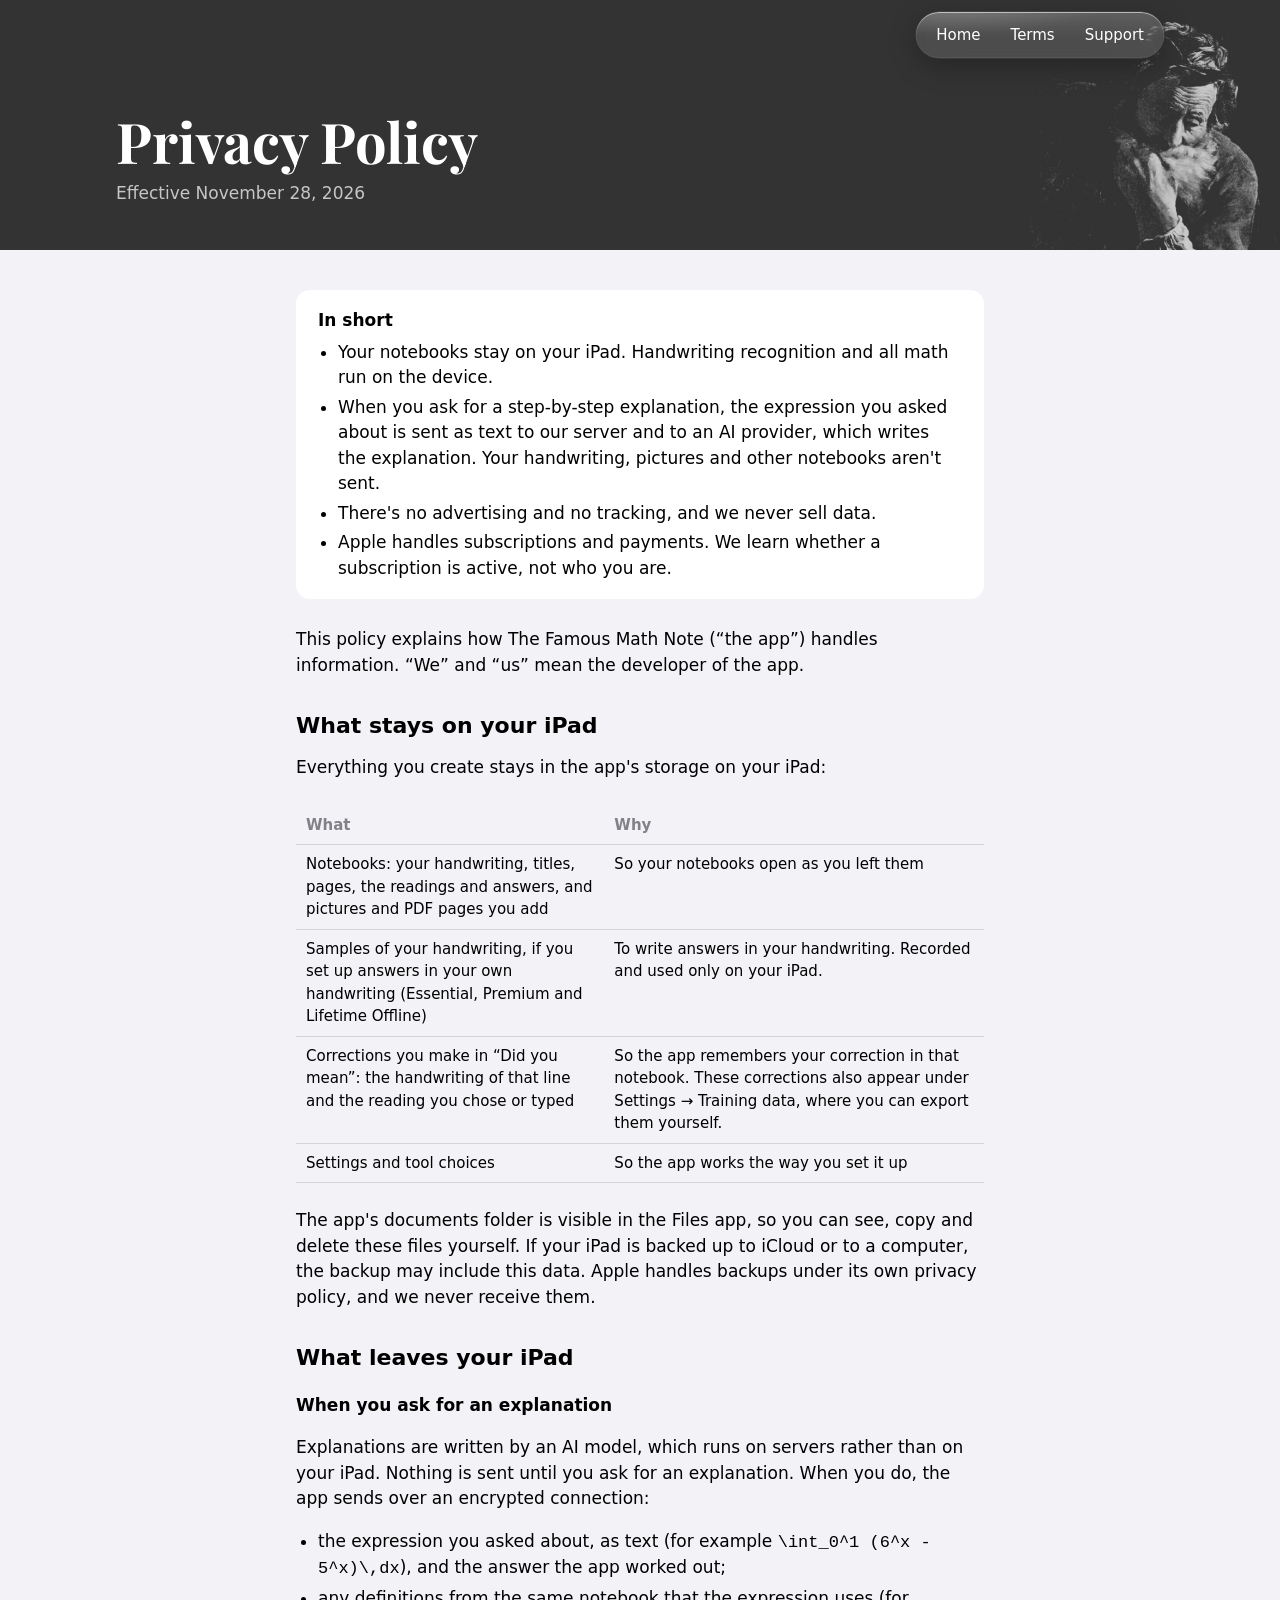
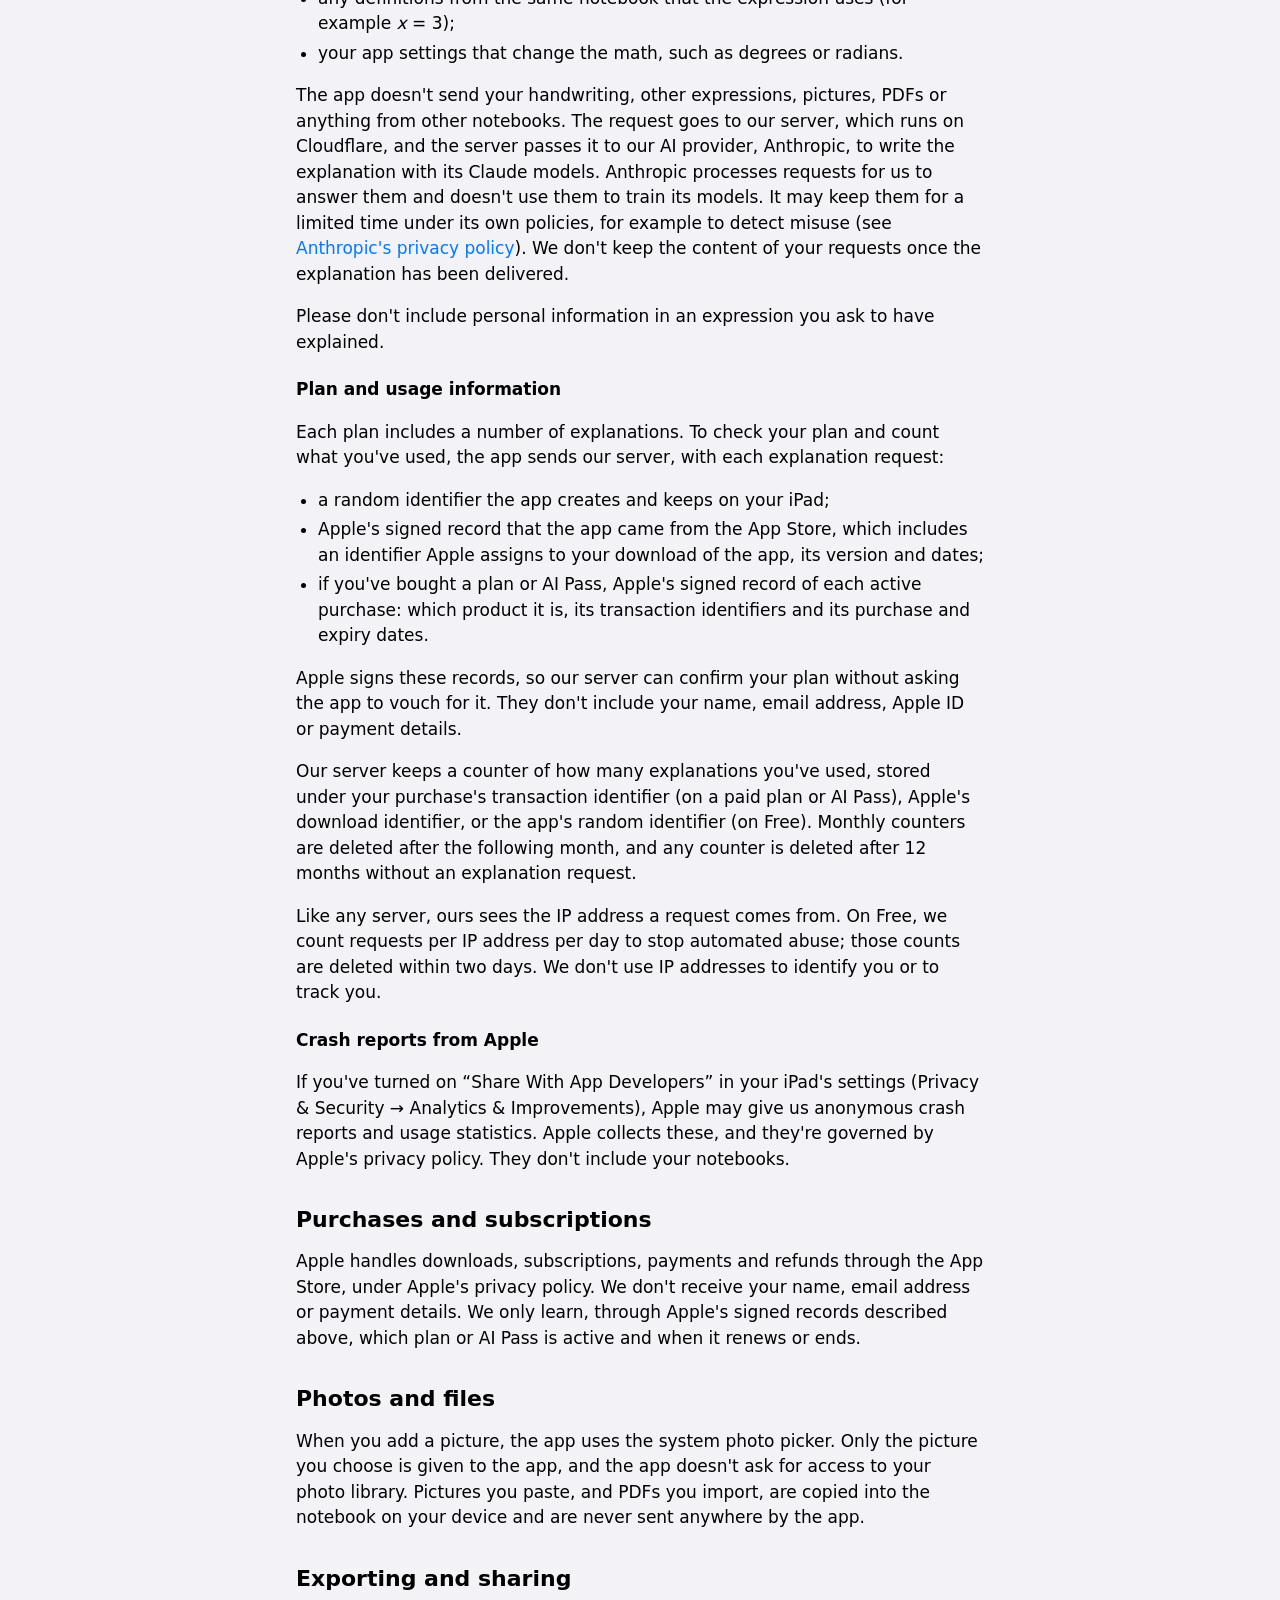
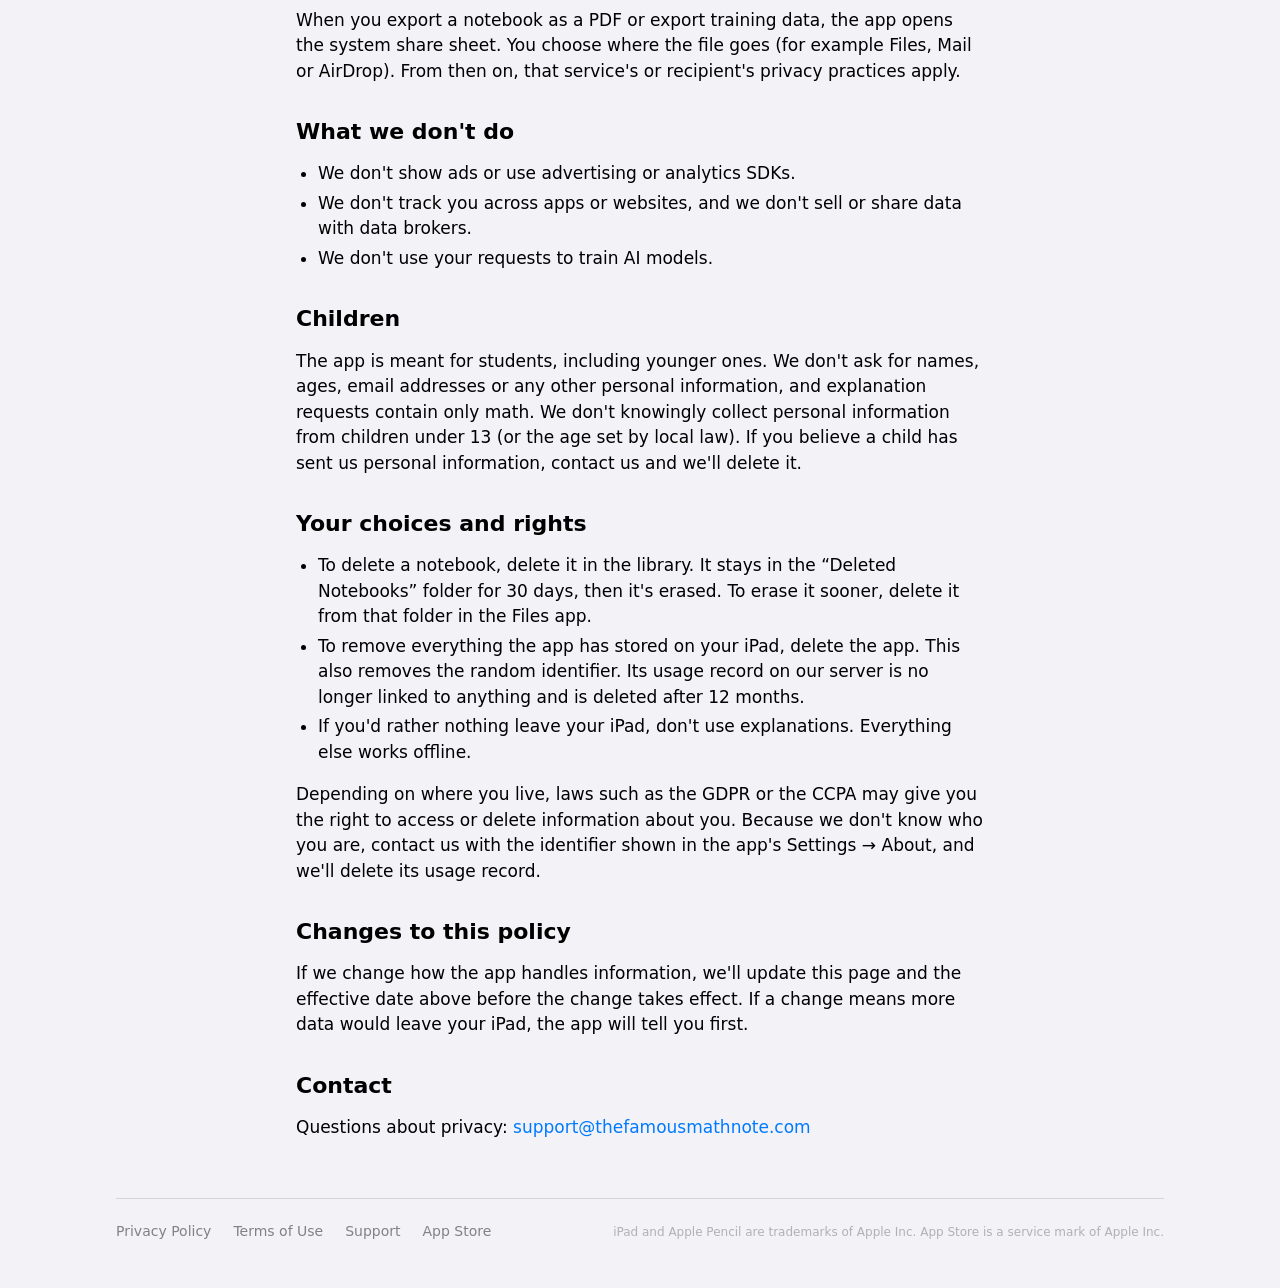
<file: privacy.html>
<!doctype html>
<html lang="en">
<head>
<meta charset="utf-8">
<meta name="viewport" content="width=device-width, initial-scale=1">
<title>Privacy Policy · The Famous Math Note</title>
<meta name="description" content="How The Famous Math Note handles your information: notebooks stay on your iPad, and only what you ask to have explained is sent.">
<meta name="theme-color" content="#333333">
<link rel="icon" href="assets/favicon.png">
<link rel="apple-touch-icon" href="assets/apple-touch-icon.png">
<link rel="preconnect" href="https://fonts.googleapis.com">
<link rel="preconnect" href="https://fonts.gstatic.com" crossorigin>
<link href="https://fonts.googleapis.com/css2?family=Playfair+Display:wght@700&display=swap" rel="stylesheet">
<link rel="stylesheet" href="style.css">
</head>
<body>
<header class="banner small">
  <div class="navbar" id="navbar">
  <div class="wrap topbar">
    <a class="brand glass" href="./"><span>The Famous Math Note</span></a>
    <nav class="toplinks glass" aria-label="Site">
      <a class="opt" href="./">Home</a>
      <a href="terms.html">Terms</a>
      <a href="support.html">Support</a>
    </nav>
  </div>
  </div>
  <div class="wrap doc-head">
    <h1>Privacy Policy</h1>
    <p>Effective November 28, 2026</p>
  </div>
</header>

<main class="wrap doc">
  <div class="summary">
    <b>In short</b>
    <ul>
      <li>Your notebooks stay on your iPad. Handwriting recognition and all math run on the device.</li>
      <li>When you ask for a step-by-step explanation, the expression you asked about is sent as text to our server and to an AI provider, which writes the explanation. Your handwriting, pictures and other notebooks aren't sent.</li>
      <li>There's no advertising and no tracking, and we never sell data.</li>
      <li>Apple handles subscriptions and payments. We learn whether a subscription is active, not who you are.</li>
    </ul>
  </div>

  <p>This policy explains how The Famous Math Note (“the app”) handles information. “We” and “us” mean the developer of the app.</p>

  <h2>What stays on your iPad</h2>
  <p>Everything you create stays in the app's storage on your iPad:</p>
  <div class="table-scroll">
  <table>
    <tr><th>What</th><th>Why</th></tr>
    <tr><td>Notebooks: your handwriting, titles, pages, the readings and answers, and pictures and PDF pages you add</td><td>So your notebooks open as you left them</td></tr>
    <tr><td>Samples of your handwriting, if you set up answers in your own handwriting (Essential, Premium and Lifetime Offline)</td><td>To write answers in your handwriting. Recorded and used only on your iPad.</td></tr>
    <tr><td>Corrections you make in “Did you mean”: the handwriting of that line and the reading you chose or typed</td><td>So the app remembers your correction in that notebook. These corrections also appear under Settings → Training data, where you can export them yourself.</td></tr>
    <tr><td>Settings and tool choices</td><td>So the app works the way you set it up</td></tr>
  </table>
  </div>
  <p>The app's documents folder is visible in the Files app, so you can see, copy and delete these files yourself. If your iPad is backed up to iCloud or to a computer, the backup may include this data. Apple handles backups under its own privacy policy, and we never receive them.</p>

  <h2>What leaves your iPad</h2>

  <h3>When you ask for an explanation</h3>
  <p>Explanations are written by an AI model, which runs on servers rather than on your iPad. Nothing is sent until you ask for an explanation. When you do, the app sends over an encrypted connection:</p>
  <ul>
    <li>the expression you asked about, as text (for example <code>\int_0^1 (6^x - 5^x)\,dx</code>), and the answer the app worked out;</li>
    <li>any definitions from the same notebook that the expression uses (for example <i>x</i> = 3);</li>
    <li>your app settings that change the math, such as degrees or radians.</li>
  </ul>
  <p>The app doesn't send your handwriting, other expressions, pictures, PDFs or anything from other notebooks. The request goes to our server, which runs on Cloudflare, and the server passes it to our AI provider, Anthropic, to write the explanation with its Claude models. Anthropic processes requests for us to answer them and doesn't use them to train its models. It may keep them for a limited time under its own policies, for example to detect misuse (see <a href="https://www.anthropic.com/legal/privacy">Anthropic's privacy policy</a>). We don't keep the content of your requests once the explanation has been delivered.</p>
  <p>Please don't include personal information in an expression you ask to have explained.</p>

  <h3>Plan and usage information</h3>
  <p>Each plan includes a number of explanations. To check your plan and count what you've used, the app sends our server, with each explanation request:</p>
  <ul>
    <li>a random identifier the app creates and keeps on your iPad;</li>
    <li>Apple's signed record that the app came from the App Store, which includes an identifier Apple assigns to your download of the app, its version and dates;</li>
    <li>if you've bought a plan or AI Pass, Apple's signed record of each active purchase: which product it is, its transaction identifiers and its purchase and expiry dates.</li>
  </ul>
  <p>Apple signs these records, so our server can confirm your plan without asking the app to vouch for it. They don't include your name, email address, Apple ID or payment details.</p>
  <p>Our server keeps a counter of how many explanations you've used, stored under your purchase's transaction identifier (on a paid plan or AI Pass), Apple's download identifier, or the app's random identifier (on Free). Monthly counters are deleted after the following month, and any counter is deleted after 12 months without an explanation request.</p>
  <p>Like any server, ours sees the IP address a request comes from. On Free, we count requests per IP address per day to stop automated abuse; those counts are deleted within two days. We don't use IP addresses to identify you or to track you.</p>

  <h3>Crash reports from Apple</h3>
  <p>If you've turned on “Share With App Developers” in your iPad's settings (Privacy &amp; Security → Analytics &amp; Improvements), Apple may give us anonymous crash reports and usage statistics. Apple collects these, and they're governed by Apple's privacy policy. They don't include your notebooks.</p>

  <h2>Purchases and subscriptions</h2>
  <p>Apple handles downloads, subscriptions, payments and refunds through the App Store, under Apple's privacy policy. We don't receive your name, email address or payment details. We only learn, through Apple's signed records described above, which plan or AI Pass is active and when it renews or ends.</p>

  <h2>Photos and files</h2>
  <p>When you add a picture, the app uses the system photo picker. Only the picture you choose is given to the app, and the app doesn't ask for access to your photo library. Pictures you paste, and PDFs you import, are copied into the notebook on your device and are never sent anywhere by the app.</p>

  <h2>Exporting and sharing</h2>
  <p>When you export a notebook as a PDF or export training data, the app opens the system share sheet. You choose where the file goes (for example Files, Mail or AirDrop). From then on, that service's or recipient's privacy practices apply.</p>

  <h2>What we don't do</h2>
  <ul>
    <li>We don't show ads or use advertising or analytics SDKs.</li>
    <li>We don't track you across apps or websites, and we don't sell or share data with data brokers.</li>
    <li>We don't use your requests to train AI models.</li>
  </ul>

  <h2>Children</h2>
  <p>The app is meant for students, including younger ones. We don't ask for names, ages, email addresses or any other personal information, and explanation requests contain only math. We don't knowingly collect personal information from children under 13 (or the age set by local law). If you believe a child has sent us personal information, contact us and we'll delete it.</p>

  <h2>Your choices and rights</h2>
  <ul>
    <li>To delete a notebook, delete it in the library. It stays in the “Deleted Notebooks” folder for 30 days, then it's erased. To erase it sooner, delete it from that folder in the Files app.</li>
    <li>To remove everything the app has stored on your iPad, delete the app. This also removes the random identifier. Its usage record on our server is no longer linked to anything and is deleted after 12 months.</li>
    <li>If you'd rather nothing leave your iPad, don't use explanations. Everything else works offline.</li>
  </ul>
  <p>Depending on where you live, laws such as the GDPR or the CCPA may give you the right to access or delete information about you. Because we don't know who you are, contact us with the identifier shown in the app's Settings → About, and we'll delete its usage record.</p>

  <h2>Changes to this policy</h2>
  <p>If we change how the app handles information, we'll update this page and the effective date above before the change takes effect. If a change means more data would leave your iPad, the app will tell you first.</p>

  <h2>Contact</h2>
  <p>Questions about privacy: <a href="mailto:support@thefamousmathnote.com">support@thefamousmathnote.com</a></p>
</main>

<footer>
  <div class="wrap"><div class="foot">
    <nav aria-label="Legal">
      <a href="privacy.html">Privacy Policy</a>
      <a href="terms.html">Terms of Use</a>
      <a href="support.html">Support</a>
      <a href="https://apps.apple.com/app/id0000000000">App Store</a>
    </nav>
    <p class="fine">iPad and Apple Pencil are trademarks of Apple Inc. App Store is a service mark of Apple Inc.</p>
  </div></div>
</footer>
<script src="nav.js" defer></script>
</body>
</html>
</file>
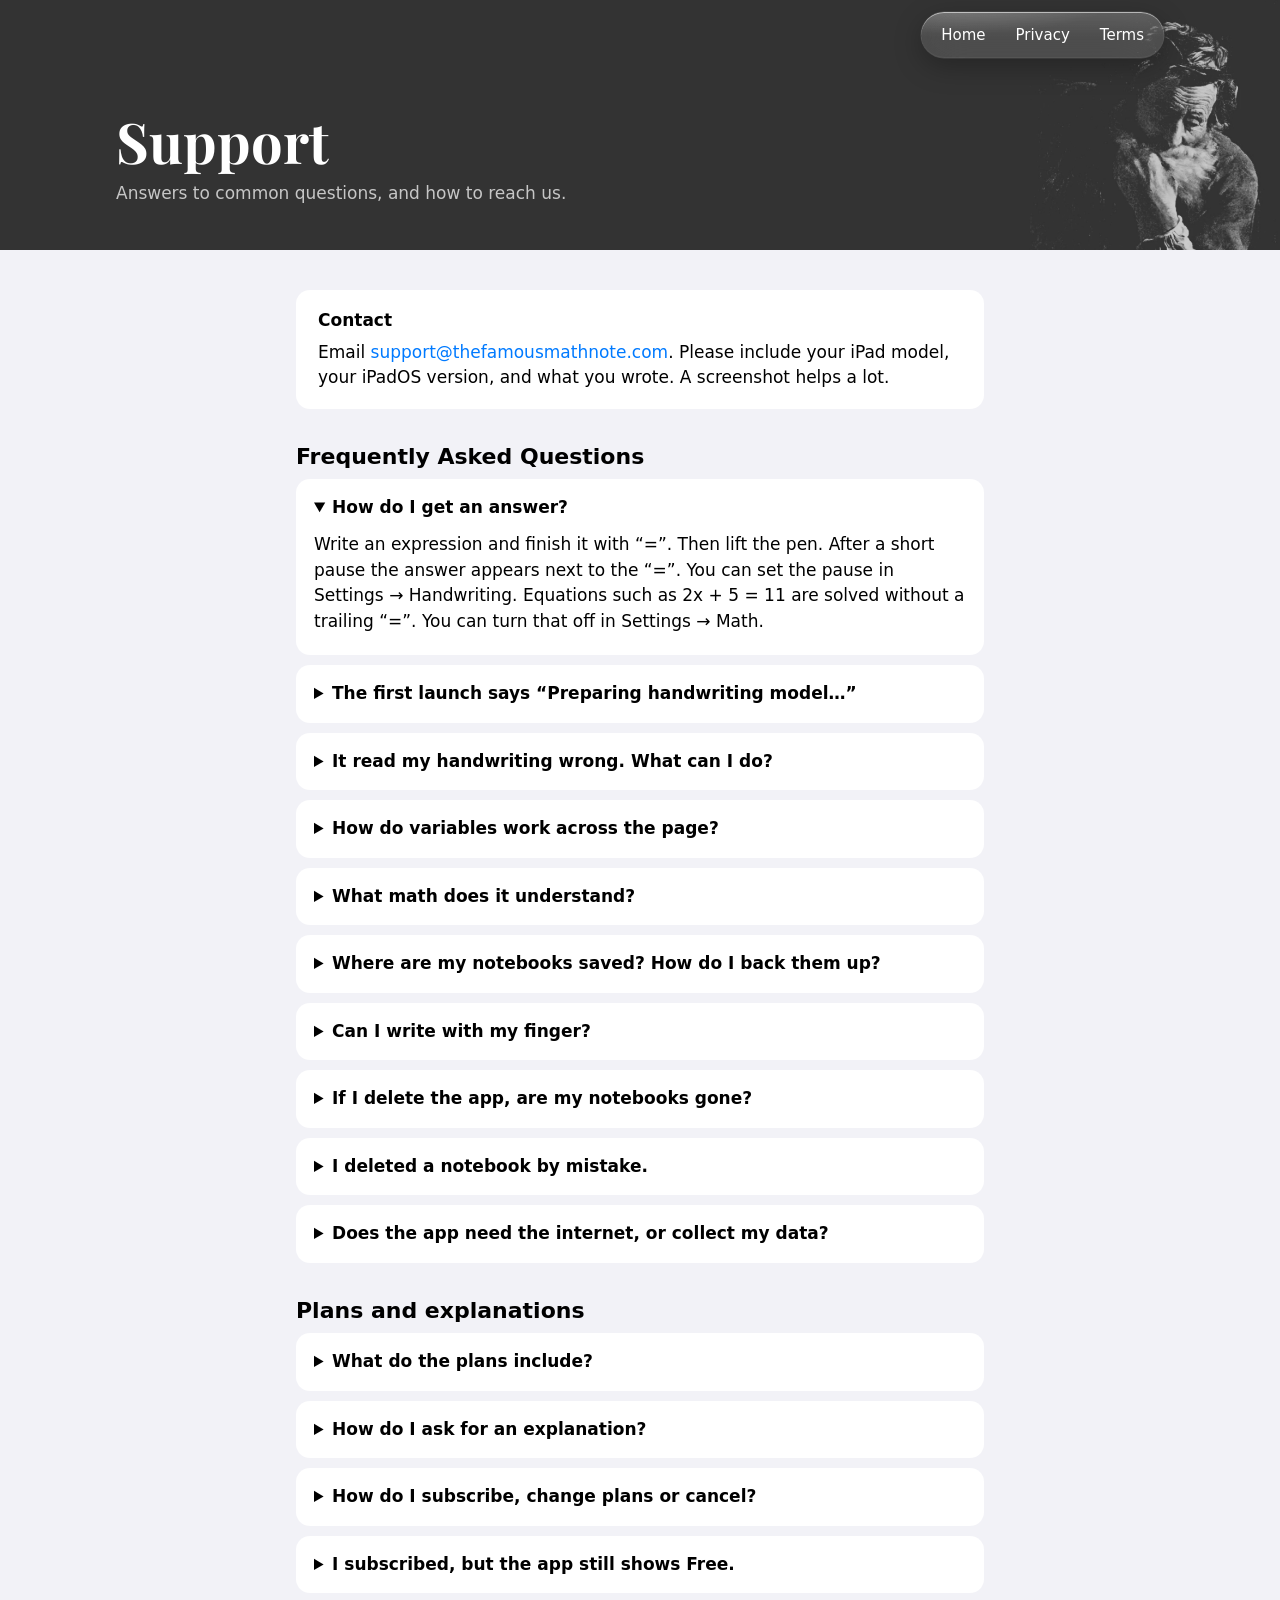
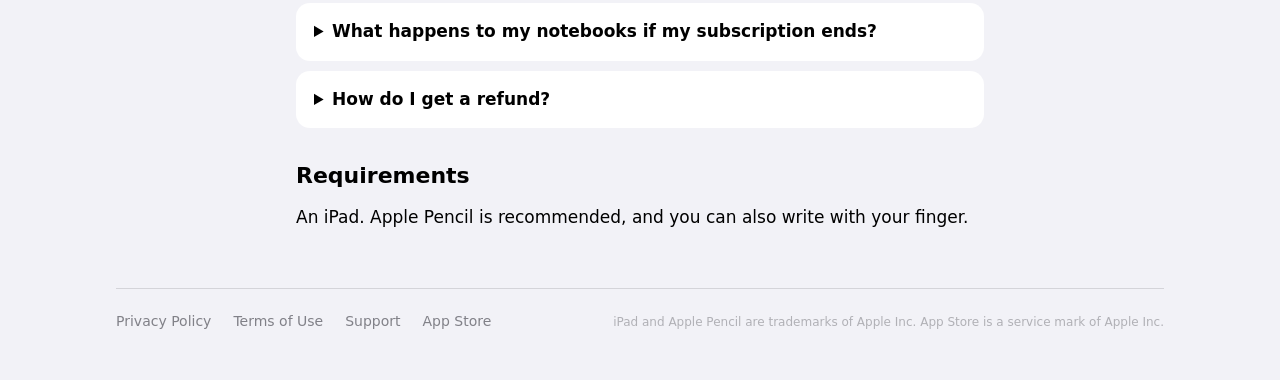
<file: support.html>
<!doctype html>
<html lang="en">
<head>
<meta charset="utf-8">
<meta name="viewport" content="width=device-width, initial-scale=1">
<title>Support · The Famous Math Note</title>
<meta name="description" content="Help and contact for The Famous Math Note for iPad.">
<meta name="theme-color" content="#333333">
<link rel="icon" href="assets/favicon.png">
<link rel="apple-touch-icon" href="assets/apple-touch-icon.png">
<link rel="preconnect" href="https://fonts.googleapis.com">
<link rel="preconnect" href="https://fonts.gstatic.com" crossorigin>
<link href="https://fonts.googleapis.com/css2?family=Playfair+Display:wght@700&display=swap" rel="stylesheet">
<link rel="stylesheet" href="style.css">
</head>
<body>
<header class="banner small">
  <div class="navbar" id="navbar">
  <div class="wrap topbar">
    <a class="brand glass" href="./"><span>The Famous Math Note</span></a>
    <nav class="toplinks glass" aria-label="Site">
      <a class="opt" href="./">Home</a>
      <a href="privacy.html">Privacy</a>
      <a href="terms.html">Terms</a>
    </nav>
  </div>
  </div>
  <div class="wrap doc-head">
    <h1>Support</h1>
    <p>Answers to common questions, and how to reach us.</p>
  </div>
</header>

<main class="wrap doc">
  <div class="summary">
    <b>Contact</b>
    <p style="margin: 6px 0 0">Email <a href="mailto:support@thefamousmathnote.com">support@thefamousmathnote.com</a>. Please include your iPad model, your iPadOS version, and what you wrote. A screenshot helps a lot.</p>
  </div>

  <h2>Frequently Asked Questions</h2>

  <details class="faq" open>
    <summary>How do I get an answer?</summary>
    <p>Write an expression and finish it with “=”. Then lift the pen. After a short pause the answer appears next to the “=”. You can set the pause in Settings → Handwriting. Equations such as 2x + 5 = 11 are solved without a trailing “=”. You can turn that off in Settings → Math.</p>
  </details>

  <details class="faq">
    <summary>The first launch says “Preparing handwriting model…”</summary>
    <p>After you install or update the app, iPadOS prepares the handwriting model for your iPad once. This can take a few minutes. You can already write in the meantime, and answers appear once the model is ready. Later launches are quick.</p>
  </details>

  <details class="faq">
    <summary>It read my handwriting wrong. What can I do?</summary>
    <p>Tap the answer, or tap or long-press the expression with your finger, to open “Did you mean”. Choose one of the other readings, or edit the LaTeX directly. Your correction is remembered in that notebook. An orange dot marks a reading the app was unsure of. Writing a little larger, and leaving clear space between separate expressions, also helps.</p>
  </details>

  <details class="faq">
    <summary>How do variables work across the page?</summary>
    <p>Write a definition such as <i>x</i> = 3, <i>f</i>(<i>x</i>) = <i>x</i>² + 1, or a matrix <i>A</i> = […]. Then use it anywhere in the same notebook. If a name is defined twice, the nearest definition wins.</p>
  </details>

  <details class="faq">
    <summary>What math does it understand?</summary>
    <p>Arithmetic, equations and systems, factoring, trigonometry, units, number bases, functions, limits, derivatives, integrals, series, vector calculus, matrices and statistics. The Handbook (the book icon in a notebook) lists every function, how to write it, and examples.</p>
  </details>

  <details class="faq">
    <summary>Where are my notebooks saved? How do I back them up?</summary>
    <p>On your iPad, inside the app. You can see them in the Files app under “On My iPad”. iCloud or computer backups of your iPad include them. You can also export any notebook as a PDF with the share button.</p>
  </details>

  <details class="faq">
    <summary>Can I write with my finger?</summary>
    <p>Yes. Turn on Settings → Appearance → Draw with finger, or show the finger-drawing button in the notebook. When finger drawing is off, a finger tap selects pictures and opens “Did you mean”.</p>
  </details>

  <details class="faq">
    <summary>If I delete the app, are my notebooks gone?</summary>
    <p>Yes. Notebooks are stored only inside the app on your iPad, so deleting the app deletes them, unless you have an iCloud or computer backup of your iPad. Before deleting the app, export the notebooks you want to keep as PDFs, or copy them out of the Files app. Updating the app from the App Store keeps your notebooks.</p>
  </details>

  <details class="faq">
    <summary>I deleted a notebook by mistake.</summary>
    <p>A deleted notebook moves to the “Deleted Notebooks” folder and stays there for 30 days. After that it's erased. To get it back within those 30 days, open the Files app and go to On My iPad → Math Note → Deleted Notebooks. Then move the notebook's folder back into the Notebooks folder.</p>
  </details>

  <details class="faq">
    <summary>Does the app need the internet, or collect my data?</summary>
    <p>Writing, recognition and answers all work offline on your iPad. Only AI explanations need the internet. When you ask for one, the expression you asked about is sent as text to be explained, not your handwriting or notebooks. See the <a href="privacy.html">Privacy Policy</a>.</p>
  </details>

  <h2>Plans and explanations</h2>

  <details class="faq">
    <summary>What do the plans include?</summary>
    <p><b>Free</b> lets you edit 3 notebooks and view and export all of them, forever, with PDF import and export (exported PDFs carry a small “Made with The Famous Math Note”), and 5 AI explanations to try. <b>Essential</b> ($19.99 a year, about $1.67 a month, or $2.99 a month) adds unlimited notebooks, answers written in your own handwriting, PDF exports without a watermark, and 30 explanations a month. <b>Premium</b> ($39.99 a year, about $3.33 a month, or $6.99 a month) adds 150 explanations a month from frontier reasoning models. Yearly plans start with a 7-day free trial. <b>Lifetime Offline</b> ($29.99 once) gives unlimited notebooks, your own handwriting and watermark-free PDFs for good, with 10 starter explanations. The app shows how many explanations you have left. See <a href="./#pricing">Pricing</a>.</p>
  </details>

  <details class="faq">
    <summary>How do I ask for an explanation?</summary>
    <p>Tap an answer and choose Explain. The steps appear next to it. You need an internet connection. On Essential and Premium your allowance resets at the start of each month, and unused explanations don't carry over. The explanations included with Free and Lifetime Offline are a one-time allowance.</p>
  </details>

  <details class="faq">
    <summary>How do I subscribe, change plans or cancel?</summary>
    <p>To subscribe, open Settings → Plan in the app. To change plans or cancel, go to Settings → [your name] → Subscriptions on your iPad. If you cancel, your plan stays active until the end of the period you've paid for. Deleting the app doesn't cancel a subscription.</p>
  </details>

  <details class="faq">
    <summary>I subscribed, but the app still shows Free.</summary>
    <p>Open Settings → Plan in the app and tap Restore Purchases. This also brings your plan back after you reinstall the app or set up a new iPad with the same Apple ID.</p>
  </details>

  <details class="faq">
    <summary>What happens to my notebooks if my subscription ends?</summary>
    <p>You keep all of them, forever: every notebook still opens, and you can view and export it as a PDF. On Free you can edit your 3 newest notebooks (by the date you created them); older ones open read-only, marked with a lock, until you upgrade again or delete newer ones. You can't create a new notebook while you have 3 or more. Answers go back to the standard font.</p>
  </details>

  <details class="faq">
    <summary>How do I get a refund?</summary>
    <p>Apple handles payments and refunds. Request one at <a href="https://reportaproblem.apple.com">reportaproblem.apple.com</a>.</p>
  </details>

  <h2>Requirements</h2>
  <p>An iPad. Apple Pencil is recommended, and you can also write with your finger.</p>
</main>

<footer>
  <div class="wrap"><div class="foot">
    <nav aria-label="Legal">
      <a href="privacy.html">Privacy Policy</a>
      <a href="terms.html">Terms of Use</a>
      <a href="support.html">Support</a>
      <a href="https://apps.apple.com/app/id0000000000">App Store</a>
    </nav>
    <p class="fine">iPad and Apple Pencil are trademarks of Apple Inc. App Store is a service mark of Apple Inc.</p>
  </div></div>
</footer>
<script src="nav.js" defer></script>
</body>
</html>
</file>
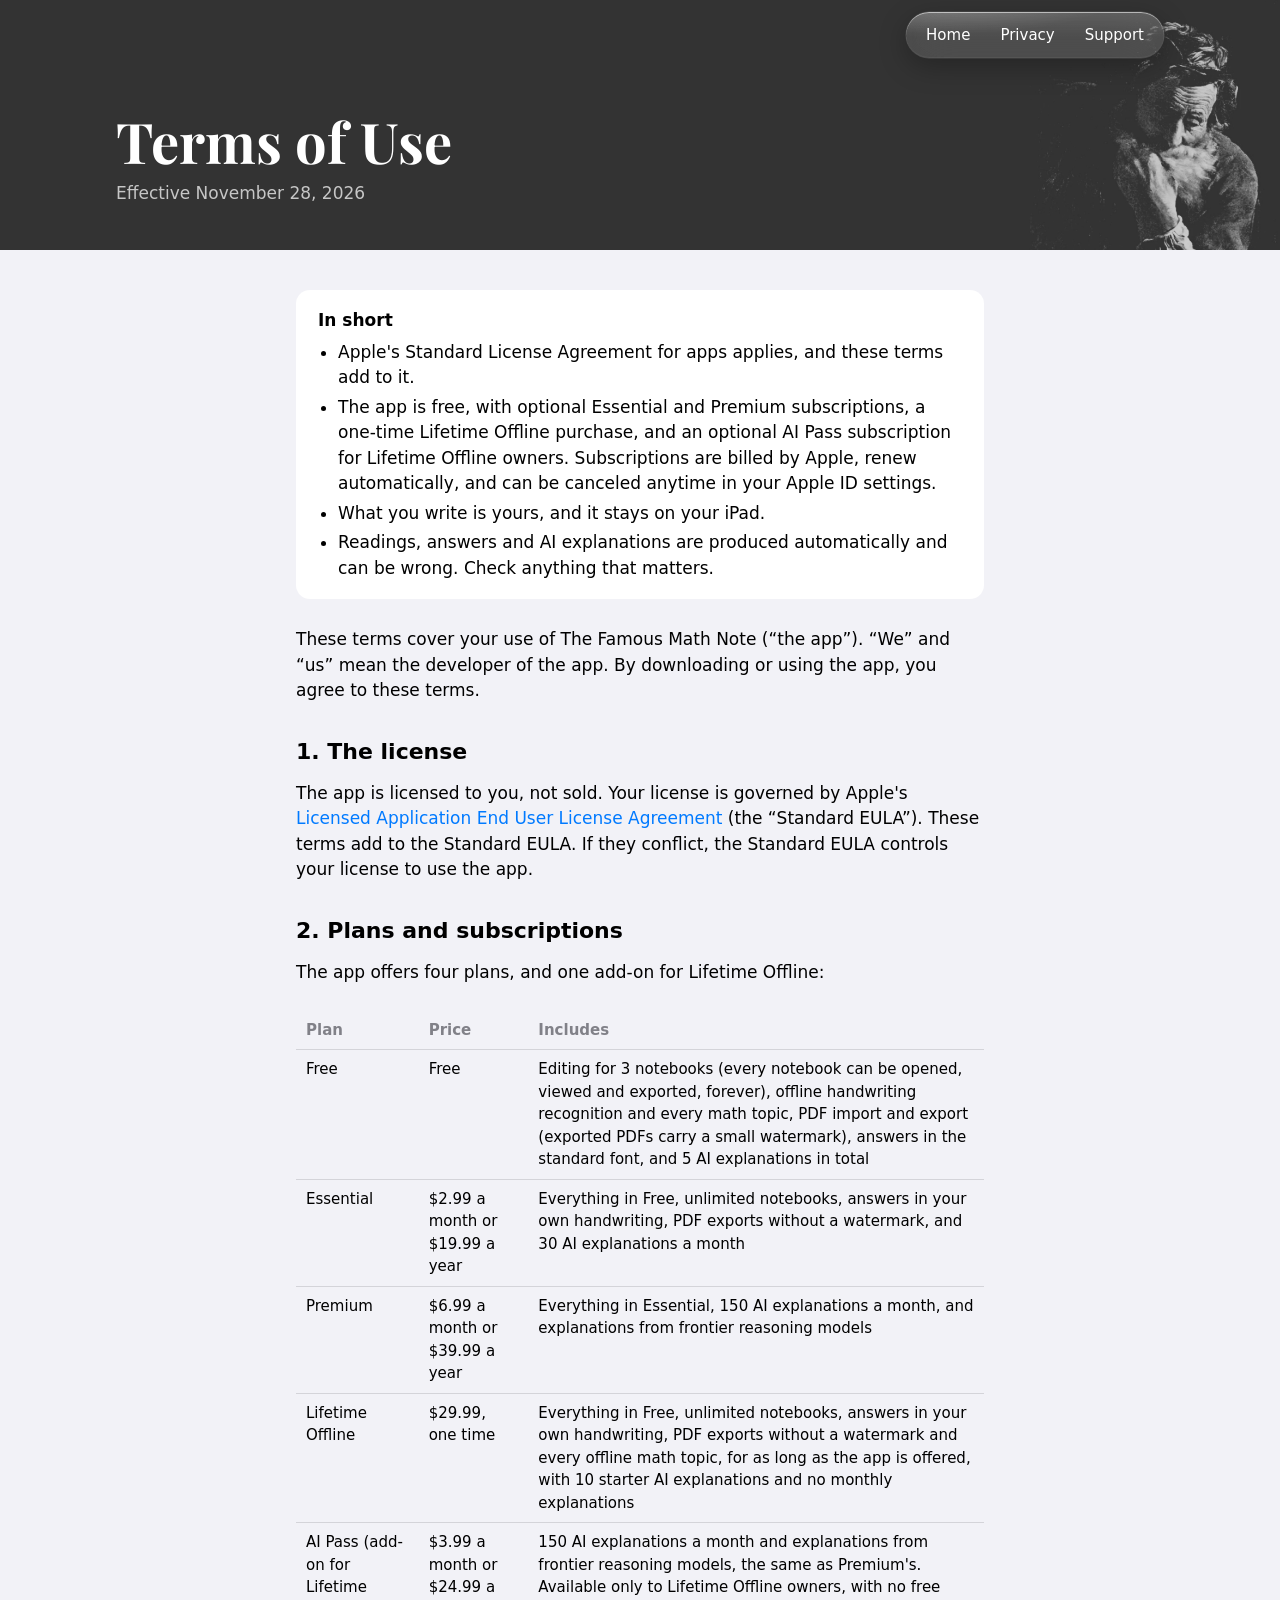
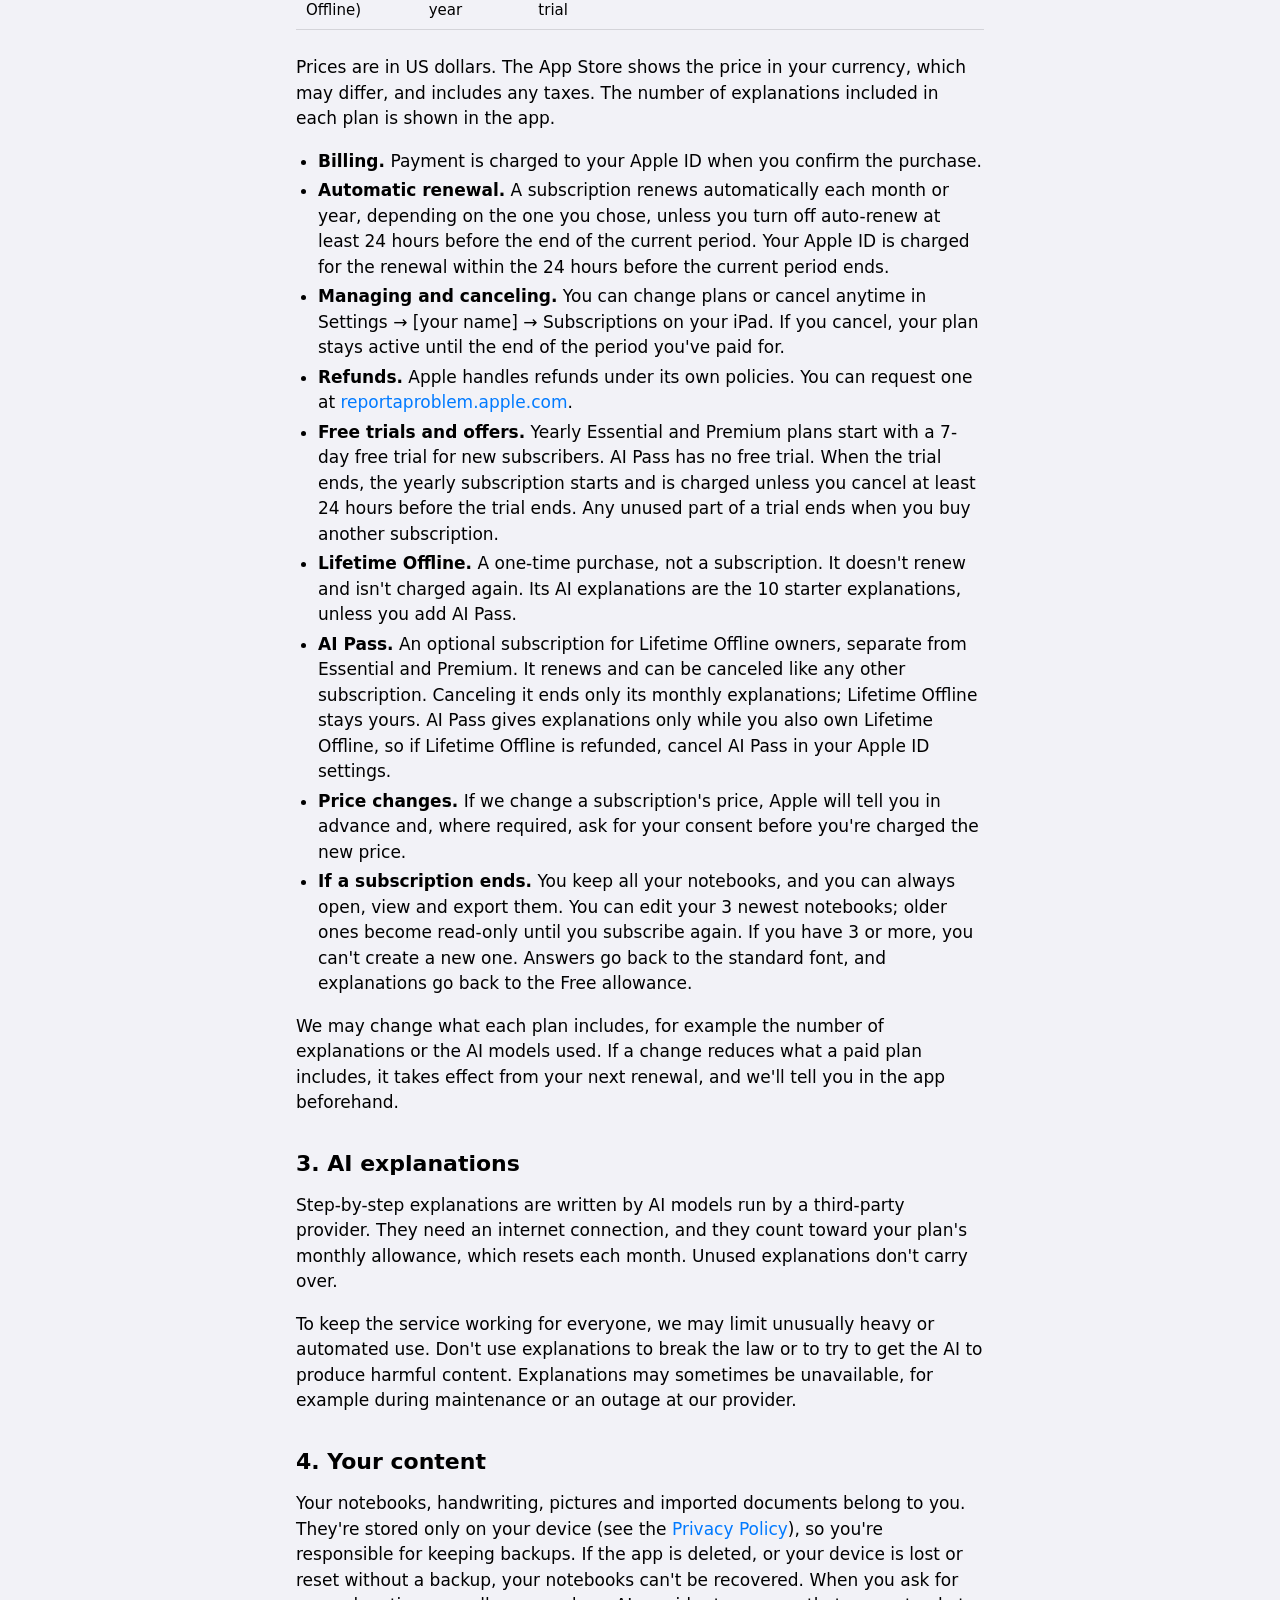
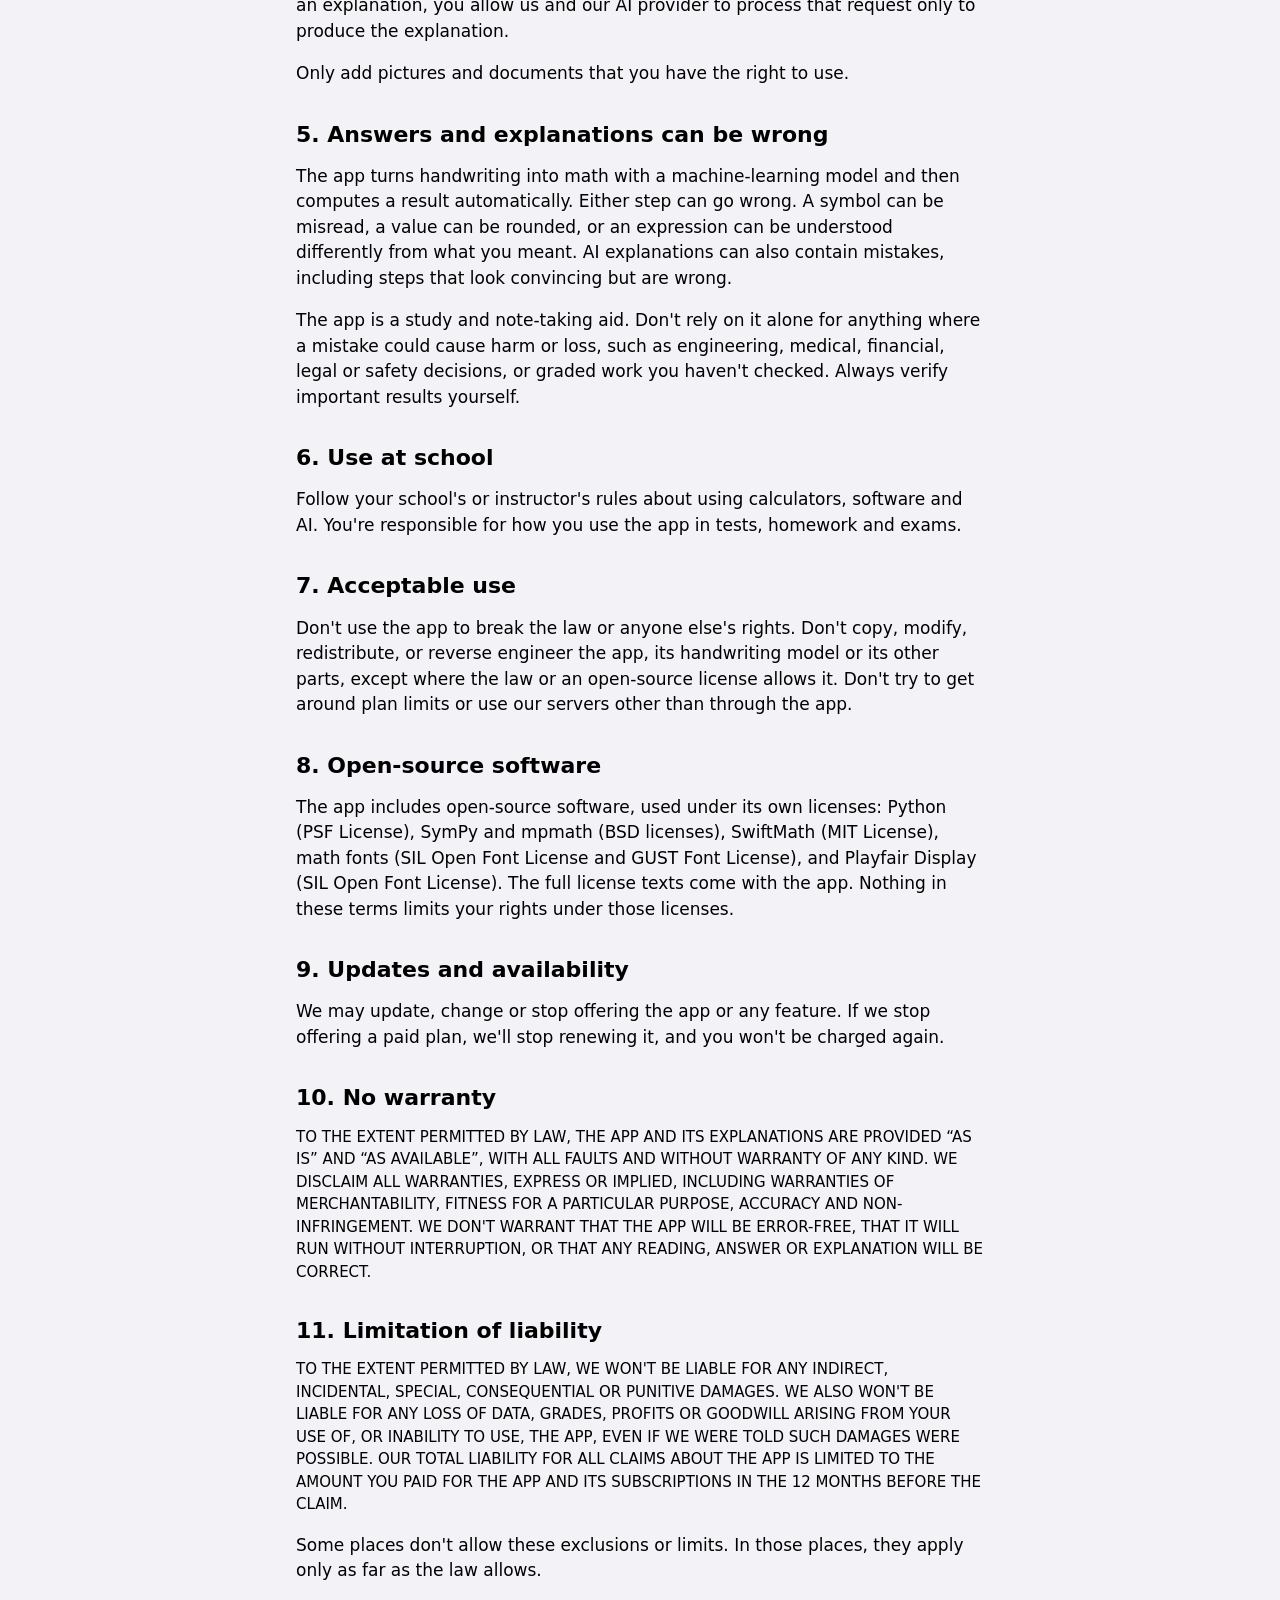
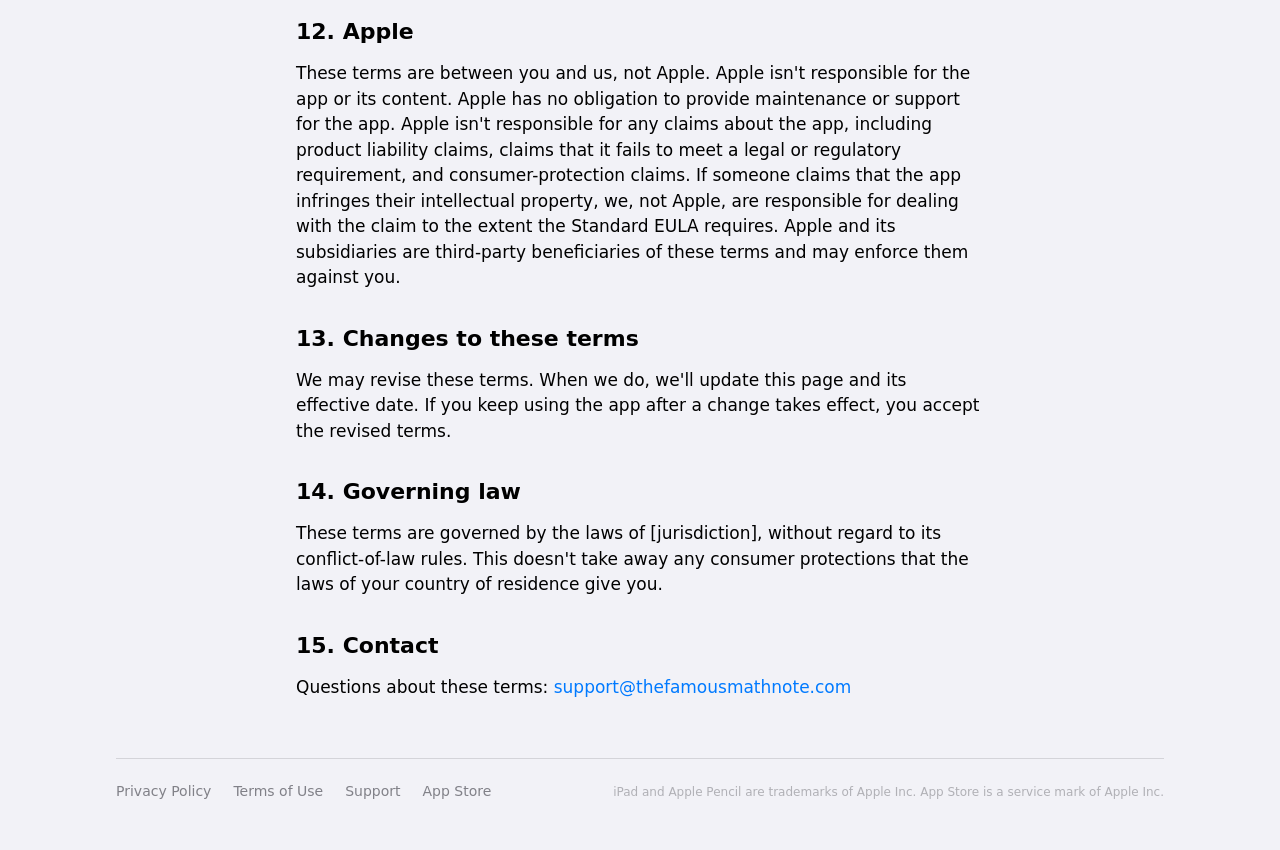
<file: terms.html>
<!doctype html>
<html lang="en">
<head>
<meta charset="utf-8">
<meta name="viewport" content="width=device-width, initial-scale=1">
<title>Terms of Use · The Famous Math Note</title>
<meta name="description" content="Terms of use for The Famous Math Note for iPad.">
<meta name="theme-color" content="#333333">
<link rel="icon" href="assets/favicon.png">
<link rel="apple-touch-icon" href="assets/apple-touch-icon.png">
<link rel="preconnect" href="https://fonts.googleapis.com">
<link rel="preconnect" href="https://fonts.gstatic.com" crossorigin>
<link href="https://fonts.googleapis.com/css2?family=Playfair+Display:wght@700&display=swap" rel="stylesheet">
<link rel="stylesheet" href="style.css">
</head>
<body>
<header class="banner small">
  <div class="navbar" id="navbar">
  <div class="wrap topbar">
    <a class="brand glass" href="./"><span>The Famous Math Note</span></a>
    <nav class="toplinks glass" aria-label="Site">
      <a class="opt" href="./">Home</a>
      <a href="privacy.html">Privacy</a>
      <a href="support.html">Support</a>
    </nav>
  </div>
  </div>
  <div class="wrap doc-head">
    <h1>Terms of Use</h1>
    <p>Effective November 28, 2026</p>
  </div>
</header>

<main class="wrap doc">
  <div class="summary">
    <b>In short</b>
    <ul>
      <li>Apple's Standard License Agreement for apps applies, and these terms add to it.</li>
      <li>The app is free, with optional Essential and Premium subscriptions, a one-time Lifetime Offline purchase, and an optional AI Pass subscription for Lifetime Offline owners. Subscriptions are billed by Apple, renew automatically, and can be canceled anytime in your Apple ID settings.</li>
      <li>What you write is yours, and it stays on your iPad.</li>
      <li>Readings, answers and AI explanations are produced automatically and can be wrong. Check anything that matters.</li>
    </ul>
  </div>

  <p>These terms cover your use of The Famous Math Note (“the app”). “We” and “us” mean the developer of the app. By downloading or using the app, you agree to these terms.</p>

  <h2>1. The license</h2>
  <p>The app is licensed to you, not sold. Your license is governed by Apple's <a href="https://www.apple.com/legal/internet-services/itunes/dev/stdeula/">Licensed Application End User License Agreement</a> (the “Standard EULA”). These terms add to the Standard EULA. If they conflict, the Standard EULA controls your license to use the app.</p>

  <h2 id="subscriptions">2. Plans and subscriptions</h2>
  <p>The app offers four plans, and one add-on for Lifetime Offline:</p>
  <div class="table-scroll">
  <table>
    <tr><th>Plan</th><th>Price</th><th>Includes</th></tr>
    <tr><td>Free</td><td>Free</td><td>Editing for 3 notebooks (every notebook can be opened, viewed and exported, forever), offline handwriting recognition and every math topic, PDF import and export (exported PDFs carry a small watermark), answers in the standard font, and 5 AI explanations in total</td></tr>
    <tr><td>Essential</td><td>$2.99 a month or $19.99 a year</td><td>Everything in Free, unlimited notebooks, answers in your own handwriting, PDF exports without a watermark, and 30 AI explanations a month</td></tr>
    <tr><td>Premium</td><td>$6.99 a month or $39.99 a year</td><td>Everything in Essential, 150 AI explanations a month, and explanations from frontier reasoning models</td></tr>
    <tr><td>Lifetime Offline</td><td>$29.99, one time</td><td>Everything in Free, unlimited notebooks, answers in your own handwriting, PDF exports without a watermark and every offline math topic, for as long as the app is offered, with 10 starter AI explanations and no monthly explanations</td></tr>
    <tr><td>AI Pass (add-on for Lifetime Offline)</td><td>$3.99 a month or $24.99 a year</td><td>150 AI explanations a month and explanations from frontier reasoning models, the same as Premium's. Available only to Lifetime Offline owners, with no free trial</td></tr>
  </table>
  </div>
  <p>Prices are in US dollars. The App Store shows the price in your currency, which may differ, and includes any taxes. The number of explanations included in each plan is shown in the app.</p>
  <ul>
    <li><b>Billing.</b> Payment is charged to your Apple ID when you confirm the purchase.</li>
    <li><b>Automatic renewal.</b> A subscription renews automatically each month or year, depending on the one you chose, unless you turn off auto-renew at least 24 hours before the end of the current period. Your Apple ID is charged for the renewal within the 24 hours before the current period ends.</li>
    <li><b>Managing and canceling.</b> You can change plans or cancel anytime in Settings → [your name] → Subscriptions on your iPad. If you cancel, your plan stays active until the end of the period you've paid for.</li>
    <li><b>Refunds.</b> Apple handles refunds under its own policies. You can request one at <a href="https://reportaproblem.apple.com">reportaproblem.apple.com</a>.</li>
    <li><b>Free trials and offers.</b> Yearly Essential and Premium plans start with a 7-day free trial for new subscribers. AI Pass has no free trial. When the trial ends, the yearly subscription starts and is charged unless you cancel at least 24 hours before the trial ends. Any unused part of a trial ends when you buy another subscription.</li>
    <li><b>Lifetime Offline.</b> A one-time purchase, not a subscription. It doesn't renew and isn't charged again. Its AI explanations are the 10 starter explanations, unless you add AI Pass.</li>
    <li><b>AI Pass.</b> An optional subscription for Lifetime Offline owners, separate from Essential and Premium. It renews and can be canceled like any other subscription. Canceling it ends only its monthly explanations; Lifetime Offline stays yours. AI Pass gives explanations only while you also own Lifetime Offline, so if Lifetime Offline is refunded, cancel AI Pass in your Apple ID settings.</li>
    <li><b>Price changes.</b> If we change a subscription's price, Apple will tell you in advance and, where required, ask for your consent before you're charged the new price.</li>
    <li><b>If a subscription ends.</b> You keep all your notebooks, and you can always open, view and export them. You can edit your 3 newest notebooks; older ones become read-only until you subscribe again. If you have 3 or more, you can't create a new one. Answers go back to the standard font, and explanations go back to the Free allowance.</li>
  </ul>
  <p>We may change what each plan includes, for example the number of explanations or the AI models used. If a change reduces what a paid plan includes, it takes effect from your next renewal, and we'll tell you in the app beforehand.</p>

  <h2>3. AI explanations</h2>
  <p>Step-by-step explanations are written by AI models run by a third-party provider. They need an internet connection, and they count toward your plan's monthly allowance, which resets each month. Unused explanations don't carry over.</p>
  <p>To keep the service working for everyone, we may limit unusually heavy or automated use. Don't use explanations to break the law or to try to get the AI to produce harmful content. Explanations may sometimes be unavailable, for example during maintenance or an outage at our provider.</p>

  <h2>4. Your content</h2>
  <p>Your notebooks, handwriting, pictures and imported documents belong to you. They're stored only on your device (see the <a href="privacy.html">Privacy Policy</a>), so you're responsible for keeping backups. If the app is deleted, or your device is lost or reset without a backup, your notebooks can't be recovered. When you ask for an explanation, you allow us and our AI provider to process that request only to produce the explanation.</p>
  <p>Only add pictures and documents that you have the right to use.</p>

  <h2>5. Answers and explanations can be wrong</h2>
  <p>The app turns handwriting into math with a machine-learning model and then computes a result automatically. Either step can go wrong. A symbol can be misread, a value can be rounded, or an expression can be understood differently from what you meant. AI explanations can also contain mistakes, including steps that look convincing but are wrong.</p>
  <p>The app is a study and note-taking aid. Don't rely on it alone for anything where a mistake could cause harm or loss, such as engineering, medical, financial, legal or safety decisions, or graded work you haven't checked. Always verify important results yourself.</p>

  <h2>6. Use at school</h2>
  <p>Follow your school's or instructor's rules about using calculators, software and AI. You're responsible for how you use the app in tests, homework and exams.</p>

  <h2>7. Acceptable use</h2>
  <p>Don't use the app to break the law or anyone else's rights. Don't copy, modify, redistribute, or reverse engineer the app, its handwriting model or its other parts, except where the law or an open-source license allows it. Don't try to get around plan limits or use our servers other than through the app.</p>

  <h2>8. Open-source software</h2>
  <p>The app includes open-source software, used under its own licenses: Python (PSF License), SymPy and mpmath (BSD licenses), SwiftMath (MIT License), math fonts (SIL Open Font License and GUST Font License), and Playfair Display (SIL Open Font License). The full license texts come with the app. Nothing in these terms limits your rights under those licenses.</p>

  <h2>9. Updates and availability</h2>
  <p>We may update, change or stop offering the app or any feature. If we stop offering a paid plan, we'll stop renewing it, and you won't be charged again.</p>

  <h2>10. No warranty</h2>
  <p class="caps">To the extent permitted by law, the app and its explanations are provided “as is” and “as available”, with all faults and without warranty of any kind. We disclaim all warranties, express or implied, including warranties of merchantability, fitness for a particular purpose, accuracy and non-infringement. We don't warrant that the app will be error-free, that it will run without interruption, or that any reading, answer or explanation will be correct.</p>

  <h2>11. Limitation of liability</h2>
  <p class="caps">To the extent permitted by law, we won't be liable for any indirect, incidental, special, consequential or punitive damages. We also won't be liable for any loss of data, grades, profits or goodwill arising from your use of, or inability to use, the app, even if we were told such damages were possible. Our total liability for all claims about the app is limited to the amount you paid for the app and its subscriptions in the 12 months before the claim.</p>
  <p>Some places don't allow these exclusions or limits. In those places, they apply only as far as the law allows.</p>

  <h2>12. Apple</h2>
  <p>These terms are between you and us, not Apple. Apple isn't responsible for the app or its content. Apple has no obligation to provide maintenance or support for the app. Apple isn't responsible for any claims about the app, including product liability claims, claims that it fails to meet a legal or regulatory requirement, and consumer-protection claims. If someone claims that the app infringes their intellectual property, we, not Apple, are responsible for dealing with the claim to the extent the Standard EULA requires. Apple and its subsidiaries are third-party beneficiaries of these terms and may enforce them against you.</p>

  <h2>13. Changes to these terms</h2>
  <p>We may revise these terms. When we do, we'll update this page and its effective date. If you keep using the app after a change takes effect, you accept the revised terms.</p>

  <h2>14. Governing law</h2>
  <p>These terms are governed by the laws of [jurisdiction], without regard to its conflict-of-law rules. This doesn't take away any consumer protections that the laws of your country of residence give you.</p>

  <h2>15. Contact</h2>
  <p>Questions about these terms: <a href="mailto:support@thefamousmathnote.com">support@thefamousmathnote.com</a></p>
</main>

<footer>
  <div class="wrap"><div class="foot">
    <nav aria-label="Legal">
      <a href="privacy.html">Privacy Policy</a>
      <a href="terms.html">Terms of Use</a>
      <a href="support.html">Support</a>
      <a href="https://apps.apple.com/app/id0000000000">App Store</a>
    </nav>
    <p class="fine">iPad and Apple Pencil are trademarks of Apple Inc. App Store is a service mark of Apple Inc.</p>
  </div></div>
</footer>
<script src="nav.js" defer></script>
</body>
</html>
</file>
<file: style.css>
/* The Famous Math Note: the app's own look on the web.
   Colors come from the app: BannerStyle.ground (#333), the iOS grouped backgrounds,
   system blue for answers and buttons, and PaperColor for the paper. */

:root {
  --ground: #333333;              /* BannerStyle.ground, the portrait's grey */
  --page: #f2f2f7;                /* systemGroupedBackground */
  --card: #ffffff;                /* secondarySystemGroupedBackground */
  --fill: rgba(120, 120, 128, 0.12);
  --text: #000000;
  --text-2: rgba(60, 60, 67, 0.62);
  --text-3: rgba(60, 60, 67, 0.36);
  --separator: rgba(60, 60, 67, 0.16);
  --blue: #007aff;                /* systemBlue: answers and buttons */
  --orange: #ff9500;              /* the uncertain-reading dot */
  --shadow: 0 3px 12px rgba(0, 0, 0, 0.13);   /* CardShadow */

  /* PaperColor.white */
  --paper: #ffffff;
  --rule: rgba(158, 189, 230, 0.55);
  --margin: rgba(230, 89, 89, 0.45);
  --ink: #111111;

  --display: "Playfair Display", "Times New Roman", serif;
  --ui: -apple-system, BlinkMacSystemFont, "SF Pro Text", "Segoe UI", system-ui, sans-serif;
  --hand: "Noteworthy", "Patrick Hand", "Comic Neue", cursive;
}

@media (prefers-color-scheme: dark) {
  :root:not([data-theme="light"]) {
    --page: #000000;
    --card: #1c1c1e;
    --fill: rgba(120, 120, 128, 0.24);
    --text: #ffffff;
    --text-2: rgba(235, 235, 245, 0.62);
    --text-3: rgba(235, 235, 245, 0.32);
    --separator: rgba(84, 84, 88, 0.6);
    --blue: #0a84ff;
    --orange: #ff9f0a;
    --shadow: 0 3px 14px rgba(0, 0, 0, 0.5);
  }
}
:root[data-theme="dark"] {
  --page: #000000;
  --card: #1c1c1e;
  --fill: rgba(120, 120, 128, 0.24);
  --text: #ffffff;
  --text-2: rgba(235, 235, 245, 0.62);
  --text-3: rgba(235, 235, 245, 0.32);
  --separator: rgba(84, 84, 88, 0.6);
  --blue: #0a84ff;
  --orange: #ff9f0a;
  --shadow: 0 3px 14px rgba(0, 0, 0, 0.5);
}

* { box-sizing: border-box; }
html { -webkit-text-size-adjust: 100%; scroll-behavior: smooth; }
@media (prefers-reduced-motion: reduce) { html { scroll-behavior: auto; } }
body {
  margin: 0;
  background: var(--page);
  color: var(--text);
  font: 17px/1.5 var(--ui);
  -webkit-font-smoothing: antialiased;
}
img { max-width: 100%; height: auto; display: block; }
a { color: var(--blue); text-decoration: none; }
a:hover { text-decoration: underline; }
:focus-visible { outline: 3px solid var(--blue); outline-offset: 2px; border-radius: 6px; }

.wrap { width: 100%; max-width: 1120px; margin: 0 auto; padding: 0 16px; }
@media (min-width: 700px) { .wrap { padding: 0 36px; } }

/* ------------------------------------------------------------ the banner */
.banner {
  position: relative;
  background-color: var(--ground);
  background-image: url("assets/banner.jpg");
  background-repeat: no-repeat;
  background-position: right bottom;
  background-size: auto 100%;
  color: #fff;
  overflow: hidden;
}
.banner.small { background-size: auto 100%; }
.banner::before {           /* keeps the words readable where they cross the portrait */
  content: "";
  position: absolute; inset: 0;
  background: linear-gradient(90deg, var(--ground) 0%, rgba(51,51,51,0.92) 45%, rgba(51,51,51,0) 75%);
  pointer-events: none;
}
.banner > * { position: relative; }

/* The navigation bar floats over the page like iPadOS's: separate capsules of Liquid Glass
   (a blurred, brightened view of what is behind, a bright rim on top, a soft shadow).
   Over the dark banner the glass is clear with white text; once the page scrolls under it,
   it takes the page's tint (nav.js sets .over-page). The title capsule appears when the
   page's large title has scrolled under the bar, as a large title collapses on iOS. */
.banner { padding-top: 72px; }
.banner > .navbar {
  position: fixed; top: 0; left: 0; right: 0; z-index: 50;
  padding-top: max(12px, env(safe-area-inset-top));
  pointer-events: none;                 /* only the capsules take touches */
}
.topbar { display: flex; align-items: center; justify-content: space-between; gap: 12px; }
.glass {
  --glass-fill: rgba(255, 255, 255, 0.12);
  --glass-rim: rgba(255, 255, 255, 0.55);
  --glass-edge: rgba(255, 255, 255, 0.16);
  --glass-ink: #fff;
  --glass-shadow: 0 8px 28px rgba(0, 0, 0, 0.28);
  position: relative;
  pointer-events: auto;
  display: flex; align-items: center;
  height: 46px; padding: 0 6px; border-radius: 999px;
  color: var(--glass-ink);
  background:
    linear-gradient(180deg, rgba(255, 255, 255, 0.10), rgba(255, 255, 255, 0) 55%),
    var(--glass-fill);
  -webkit-backdrop-filter: blur(22px) saturate(190%) brightness(1.06);
  backdrop-filter: blur(22px) saturate(190%) brightness(1.06);
  box-shadow:
    inset 0 1px 0.5px var(--glass-rim),           /* light catching the top edge */
    inset 0 -1px 1px rgba(255, 255, 255, 0.06),
    0 0 0 0.5px var(--glass-edge),
    var(--glass-shadow);
  transition: background-color 0.35s, color 0.35s, box-shadow 0.35s, opacity 0.3s, transform 0.3s;
}
.glass::after {                 /* the sheen: brighter at the top left, as if lit */
  content: ""; position: absolute; inset: 0; border-radius: inherit; pointer-events: none;
  background: radial-gradient(120% 140% at 15% -30%, rgba(255, 255, 255, 0.22), rgba(255, 255, 255, 0) 55%);
  mix-blend-mode: screen;
}
.navbar.over-page .glass {
  --glass-fill: rgba(255, 255, 255, 0.58);
  --glass-rim: rgba(255, 255, 255, 0.9);
  --glass-edge: rgba(0, 0, 0, 0.07);
  --glass-ink: #000;
  --glass-shadow: 0 6px 24px rgba(0, 0, 0, 0.12);
}
@media (prefers-color-scheme: dark) {
  :root:not([data-theme="light"]) .navbar.over-page .glass {
    --glass-fill: rgba(44, 44, 46, 0.55);
    --glass-rim: rgba(255, 255, 255, 0.22);
    --glass-edge: rgba(255, 255, 255, 0.1);
    --glass-ink: #fff;
    --glass-shadow: 0 8px 28px rgba(0, 0, 0, 0.5);
  }
}
:root[data-theme="dark"] .navbar.over-page .glass {
  --glass-fill: rgba(44, 44, 46, 0.55);
  --glass-rim: rgba(255, 255, 255, 0.22);
  --glass-edge: rgba(255, 255, 255, 0.1);
  --glass-ink: #fff;
  --glass-shadow: 0 8px 28px rgba(0, 0, 0, 0.5);
}
@supports not ((backdrop-filter: blur(1px)) or (-webkit-backdrop-filter: blur(1px))) {
  .glass { --glass-fill: rgba(60, 60, 60, 0.92); }
  .navbar.over-page .glass { --glass-fill: rgba(250, 250, 252, 0.96); }
}

/* The title capsule splits off the right-hand capsule, the way the Dynamic Island splits in two
   when a second app is running: a small pill buds out from under the left edge of the links
   capsule, which stretches toward it and snaps back; the pill then travels left to its place,
   widening to fit the title as it goes, overshoots a little (the rubber band) and settles.
   Scrolling back up runs it in reverse: the capsule shrinks and slides back into the links.
   nav.js sets --brand-w (full width) and --brand-dx (how far right the links capsule starts);
   without them the capsule simply fades. */
:root {
  --spring: cubic-bezier(0.34, 1.5, 0.64, 1);         /* browsers without linear() */
  --spring-soft: cubic-bezier(0.3, 1.2, 0.6, 1);
}
@supports (transition-timing-function: linear(0, 1)) {
:root {
  /* damped springs: ~10% overshoot for the width, ~4% for the travel */
  --spring: linear(0, 0.0339, 0.1207, 0.2403, 0.3762, 0.5151, 0.6472, 0.766, 0.8674, 0.9496, 1.0126,
    1.0576, 1.0866, 1.1021, 1.1068, 1.1033, 1.0942, 1.0815, 1.067, 1.0521, 1.038, 1.0253, 1.0144,
    1.0056, 0.9988, 0.9939, 0.9908, 0.9891, 0.9886, 0.9889, 0.9899, 0.9913, 0.9928, 0.9944, 0.9959,
    0.9973, 0.9984, 0.9994, 1.0001, 1.0006, 1);
  --spring-soft: linear(0, 0.0303, 0.1064, 0.2095, 0.3253, 0.4431, 0.5556, 0.6581, 0.7478, 0.8236,
    0.8857, 0.9347, 0.972, 0.9992, 1.0179, 1.0296, 1.036, 1.0383, 1.0377, 1.0352, 1.0314, 1.027,
    1.0225, 1.0181, 1.0141, 1.0105, 1.0074, 1.0049, 1.0029, 1.0014, 1.0003, 0.9995, 0.999, 0.9987,
    0.9985, 0.9985, 0.9986, 0.9988, 0.9989, 0.9991, 1);
}
}
.navbar .brand {
  z-index: 1;                          /* under the links capsule it comes out of */
  justify-content: center; overflow: hidden;
  width: var(--brand-w, auto);
  padding: 0 18px; font-weight: 600; white-space: nowrap;
  transform-origin: 100% 50%;
  translate: 0 0; scale: 1 1;
  transition:
    translate 0.78s var(--spring-soft),
    width 0.78s var(--spring) 0.06s,
    scale 0.6s var(--spring),
    opacity 0.12s ease-out,
    background-color 0.35s, color 0.35s, box-shadow 0.35s;
}
.navbar .toplinks { z-index: 2; transform-origin: 100% 50%; }
.navbar .brand, .navbar .brand:hover { color: var(--glass-ink); text-decoration: none; }
.navbar .brand span {
  font-family: var(--display); font-size: 18px;
  transition: opacity 0.3s ease-out 0.26s, filter 0.4s ease-out 0.22s, transform 0.6s var(--spring) 0.2s;
}
.navbar.title-hidden .brand {
  width: 46px;                         /* a pill as tall as it is wide */
  translate: var(--brand-dx, 0) 0;
  scale: 0.7 0.82;
  opacity: 0;
  pointer-events: none;
  transition:                          /* going back in: quick, no bounce */
    translate 0.42s cubic-bezier(0.5, 0, 0.75, 0.6),
    width 0.3s cubic-bezier(0.4, 0, 0.6, 1),
    scale 0.42s cubic-bezier(0.4, 0, 0.6, 1),
    opacity 0.1s linear 0.32s,
    background-color 0.35s, color 0.35s, box-shadow 0.35s;
}
.navbar.title-hidden .brand span {
  opacity: 0; filter: blur(6px); transform: scale(0.86);
  transition: opacity 0.12s ease-in, filter 0.12s ease-in, transform 0.2s ease-in;
}
/* the links capsule stretches toward the pill as it lets go of it (and as it takes it back) */
.navbar .toplinks.pull { animation: island-pull 0.62s cubic-bezier(0.3, 0, 0.3, 1); }
.navbar .toplinks.absorb { animation: island-absorb 0.5s cubic-bezier(0.3, 0, 0.3, 1); }
@keyframes island-pull {
  0%   { scale: 1 1; }
  22%  { scale: 1.045 0.95; }
  48%  { scale: 0.985 1.02; }
  72%  { scale: 1.006 0.995; }
  100% { scale: 1 1; }
}
@keyframes island-absorb {
  0%   { scale: 1 1; }
  60%  { scale: 1 1; }
  78%  { scale: 1.035 0.96; }
  100% { scale: 1 1; }
}
.navbar.no-anim .brand, .navbar.no-anim .brand span { transition: none !important; }
@media (prefers-reduced-motion: reduce) {
  .navbar .brand, .navbar.title-hidden .brand { width: var(--brand-w, auto); translate: none; scale: none; transition: opacity 0.2s; }
  .navbar .brand span, .navbar.title-hidden .brand span { filter: none; transform: none; transition: opacity 0.2s; }
  .navbar .toplinks.pull, .navbar .toplinks.absorb { animation: none; }
}
.toplinks { gap: 2px; margin-left: auto; }
.toplinks a {
  color: var(--glass-ink); font-size: 15px; font-weight: 500;
  height: 36px; padding: 0 14px; border-radius: 999px; display: flex; align-items: center;
  transition: background-color 0.2s;
}
.toplinks a:hover { background: rgba(127, 127, 127, 0.16); text-decoration: none; }
.toplinks a:active { background: rgba(127, 127, 127, 0.26); }
@media (max-width: 560px) {
  .toplinks a.opt { display: none; }
  .navbar .brand { padding: 0 14px; }
  .navbar .brand span { font-size: 16px; }
  .navbar.title-hidden .brand { width: 42px; }
  .glass { height: 42px; }
  .toplinks a { padding: 0 11px; }
}
@media (prefers-reduced-motion: reduce) { .glass { transition: none; } }

/* the menu button and its menu: phones show one button in place of the links */
.menu-btn {
  display: none; width: 36px; height: 36px; border: 0; padding: 0; border-radius: 50%;
  background: transparent; color: var(--glass-ink); cursor: pointer;
  flex-direction: column; align-items: center; justify-content: center; gap: 4px;
  -webkit-tap-highlight-color: transparent;
}
.menu-btn:active { background: rgba(127, 127, 127, 0.26); }
.menu-btn i {
  display: block; width: 17px; height: 2px; border-radius: 1px; background: currentColor;
  transition: transform 0.4s var(--spring), opacity 0.2s;
}
.navbar.menu-open .menu-btn i:nth-child(1) { transform: translateY(6px) rotate(45deg); }
.navbar.menu-open .menu-btn i:nth-child(2) { opacity: 0; transform: scaleX(0.2); }
.navbar.menu-open .menu-btn i:nth-child(3) { transform: translateY(-6px) rotate(-45deg); }
.topbar { position: relative; }
.menu {
  position: absolute; right: 16px; top: calc(100% + 8px);
  height: auto; min-width: 200px; padding: 6px; border-radius: 22px;
  flex-direction: column; align-items: stretch;
  --glass-fill: rgba(30, 30, 32, 0.62);
  transform-origin: calc(100% - 24px) -20px;
  opacity: 0; scale: 0.6; translate: 0 -10px; visibility: hidden;
  transition: opacity 0.18s, scale 0.25s ease-in, translate 0.25s ease-in, visibility 0s 0.25s,
    background-color 0.35s, color 0.35s, box-shadow 0.35s;
}
.navbar.over-page .menu { --glass-fill: rgba(255, 255, 255, 0.78); }
:root[data-theme="dark"] .navbar.over-page .menu { --glass-fill: rgba(44, 44, 46, 0.8); }
@media (prefers-color-scheme: dark) { :root:not([data-theme="light"]) .navbar.over-page .menu { --glass-fill: rgba(44, 44, 46, 0.8); } }
.navbar.menu-open .menu {
  opacity: 1; scale: 1; translate: 0 0; visibility: visible;
  transition: opacity 0.15s, scale 0.55s var(--spring), translate 0.55s var(--spring), visibility 0s,
    background-color 0.35s, color 0.35s, box-shadow 0.35s;
}
.menu a {
  position: relative; z-index: 1;
  color: var(--glass-ink); font-size: 17px; font-weight: 500;
  padding: 11px 14px; border-radius: 16px;
}
.menu a:hover { background: rgba(127, 127, 127, 0.16); text-decoration: none; }
.menu a:active { background: rgba(127, 127, 127, 0.26); }
.menu a + a { box-shadow: 0 -0.5px 0 rgba(127, 127, 127, 0.3); }
.menu a:hover + a, .menu a:active + a { box-shadow: none; }
@media (max-width: 560px) {
  .toplinks a { display: none; }
  .menu-btn { display: flex; }
  .toplinks { padding: 0 3px; }
}
@media (min-width: 561px) { .menu { display: none; } }
@media (prefers-reduced-motion: reduce) {
  .menu, .navbar.menu-open .menu { scale: none; translate: none; transition: opacity 0.15s, visibility 0s; }
  .menu-btn i { transition: none; }
}

.hero { padding-top: 64px; padding-bottom: 56px; min-height: 520px; display: flex; flex-direction: column; justify-content: flex-end; }
.hero h1 {
  font-family: var(--display); font-weight: 700;
  font-size: clamp(42px, 7.4vw, 84px); line-height: 1.02; letter-spacing: -0.01em;
  margin: 0 0 18px; max-width: 11ch;
}
.hero p.lede { font-size: clamp(19px, 2.2vw, 23px); color: rgba(255,255,255,0.82); max-width: 30ch; margin: 0 0 30px; }
.hero .status { font-size: 13px; color: rgba(255,255,255,0.6); margin-top: 18px; }
@media (max-width: 700px) {
  .banner { background-size: auto 340px; background-position: right top; }
  .banner::before { background: linear-gradient(180deg, rgba(51,51,51,0) 0, rgba(51,51,51,0) 190px, var(--ground) 340px); }
  .banner.small { background-size: auto 100%; background-position: right bottom; }
  .banner.small::before { background: linear-gradient(90deg, var(--ground) 30%, rgba(51,51,51,0.75) 100%); }
  .hero { min-height: 0; padding-top: 210px; }
}

.buttons { display: flex; flex-wrap: wrap; gap: 12px; align-items: center; }
.btn {
  display: inline-flex; align-items: center; gap: 8px;
  height: 48px; padding: 0 22px; border-radius: 12px;
  font: 600 17px var(--ui); border: 0; cursor: pointer;
  background: var(--blue); color: #fff;
}
.btn:hover { text-decoration: none; filter: brightness(1.08); }
.btn svg { width: 20px; height: 20px; }
.btn.capsule { border-radius: 999px; background: rgba(255,255,255,0.12); color: #fff; }
.btn.capsule:hover { background: rgba(255,255,255,0.18); }
.btn[aria-disabled="true"] { cursor: default; }

/* ------------------------------------------------------------ sections */
section { padding: 72px 0; scroll-margin-top: 0; }
#try, #features, #privacy { scroll-margin-top: 10px; }
.eyebrow { font-size: 15px; font-weight: 600; color: var(--text-2); margin: 0 0 6px; }
h2 {
  font-family: var(--display); font-weight: 700;
  font-size: clamp(32px, 4.4vw, 46px); line-height: 1.1; margin: 0 0 14px;
}
.sub { color: var(--text-2); font-size: 19px; max-width: 46ch; margin: 0 0 36px; }

/* ------------------------------------------------------------ the live page */
.demo { display: grid; grid-template-columns: minmax(0, 1fr) 300px; gap: 28px; align-items: start; }
@media (max-width: 900px) { .demo { grid-template-columns: minmax(0, 1fr); } }

.sheet {
  position: relative;
  background: var(--paper);
  border-radius: 12px;
  box-shadow: var(--shadow);
  overflow: hidden;
  transition: background-color 0.3s;
}
.sheet svg.page { display: block; width: 100%; height: auto; touch-action: manipulation; }
.sheet .ink path { fill: none; stroke: var(--ink); stroke-width: 2.3; stroke-linecap: round; stroke-linejoin: round; }
.sheet[data-color="cream"] { --paper: #fcf7e6; --rule: rgba(179, 168, 140, 0.45); --margin: rgba(230, 89, 89, 0.45); --ink: #111; }
.sheet[data-color="dark"]  { --paper: #212329; --rule: rgba(255, 255, 255, 0.13); --margin: rgba(230, 102, 102, 0.35); --ink: #f2f2f2; }
.sheet[data-color="white"] { --paper: #ffffff; --rule: rgba(158, 189, 230, 0.55); --margin: rgba(230, 89, 89, 0.45); --ink: #111; }

.answer { fill: var(--blue); font-family: var(--hand); opacity: 0; transition: opacity 0.45s ease; }
.answer line, .answer polyline { stroke: var(--blue); stroke-width: 2.4; stroke-linecap: round; stroke-linejoin: round; }
.answer.on { opacity: 1; }
.dot { fill: var(--orange); opacity: 0; transition: opacity 0.45s ease; }
.dot.on { opacity: 1; }
.hit { fill: transparent; cursor: pointer; }
.hit:hover, .hit:focus-visible { fill: rgba(0, 122, 255, 0.06); outline: none; }
.hit.sel { fill: rgba(0, 122, 255, 0.10); }

.caption-bar {
  display: flex; align-items: center; gap: 12px; justify-content: space-between;
  padding: 12px 16px; border-top: 1px solid var(--separator);
  background: var(--card); font-size: 15px; color: var(--text-2); min-height: 52px;
}
.caption-bar .cap { flex: 1; transition: opacity 0.25s; }
.icon-btn {
  flex: none; width: 36px; height: 36px; border-radius: 50%; border: 0; cursor: pointer;
  background: var(--fill); color: var(--text); display: grid; place-items: center;
}
.icon-btn svg { width: 18px; height: 18px; }

.panel { display: flex; flex-direction: column; gap: 16px; }
.group {
  background: var(--card); border-radius: 14px; padding: 16px;
}
.group h3 { font-size: 15px; font-weight: 600; color: var(--text-2); margin: 0 0 10px; }
.seg {
  display: grid; grid-auto-flow: column; grid-auto-columns: 1fr;
  background: var(--fill); border-radius: 9px; padding: 2px; gap: 2px;
}
.seg button {
  border: 0; background: transparent; color: var(--text); cursor: pointer;
  font: 500 14px var(--ui); padding: 6px 4px; border-radius: 7px;
}
.seg button[aria-pressed="true"] { background: var(--card); box-shadow: 0 1px 3px rgba(0,0,0,0.12), 0 0 0 0.5px rgba(0,0,0,0.04); font-weight: 600; }
:root[data-theme="dark"] .seg button[aria-pressed="true"] { background: #636366; }
@media (prefers-color-scheme: dark) { :root:not([data-theme="light"]) .seg button[aria-pressed="true"] { background: #636366; } }
.hint { font-size: 14px; color: var(--text-2); margin: 0; }
.hint b { color: var(--text); font-weight: 600; }

/* "Did you mean": the app's sheet, as a card */
.dym { display: none; }
.dym.on { display: block; }
.dym .line-title { font-size: 12px; font-weight: 600; color: var(--text-2); margin: 10px 0 4px; }
.dym ul { list-style: none; margin: 0; padding: 0; }
.dym li {
  display: flex; align-items: center; gap: 8px; justify-content: space-between;
  padding: 8px 10px; border-radius: 10px; font-size: 15px; overflow-x: auto;
}
.dym li + li { margin-top: 2px; }
.dym li.cur { background: rgba(0, 122, 255, 0.10); }
.dym li .check { color: var(--blue); flex: none; font-weight: 700; }
.dym .ans { margin-top: 12px; padding-top: 12px; border-top: 1px solid var(--separator); }
.dym .ans .k { color: var(--blue); font-size: 17px; overflow-x: auto; }
.dym .ans small { display: block; color: var(--text-2); font-size: 13px; margin-top: 4px; }
.dym .uncertain { display: flex; gap: 6px; align-items: flex-start; font-size: 13px; color: var(--text-2); margin-top: 8px; }
.dym .uncertain i { width: 9px; height: 9px; border-radius: 50%; background: var(--orange); flex: none; margin-top: 4px; }

/* ------------------------------------------------------------ features */
.grid { display: grid; grid-template-columns: repeat(auto-fill, minmax(260px, 1fr)); gap: 16px; }
.card {
  background: var(--card); border-radius: 14px; padding: 22px;
}
.card .sym {
  width: 40px; height: 40px; border-radius: 10px; display: grid; place-items: center;
  background: rgba(0, 122, 255, 0.12); color: var(--blue); margin-bottom: 14px;
}
.card .sym svg { width: 22px; height: 22px; }
.card h3 { font-size: 19px; margin: 0 0 6px; }
.card p { margin: 0; color: var(--text-2); font-size: 16px; }

.topics { display: flex; flex-wrap: wrap; gap: 8px; margin-top: 8px; }
.topics span {
  background: var(--card); border-radius: 999px; padding: 7px 14px; font-size: 15px;
}

/* ------------------------------------------------------------ on the iPad */
.ipad-row { display: grid; grid-template-columns: minmax(0, 1fr) minmax(0, 1fr); gap: 48px; align-items: center; }
@media (max-width: 820px) { .ipad-row { grid-template-columns: minmax(0, 1fr); } }
.ipad {
  background: #1c1c1e; border-radius: 34px; padding: 16px;
  box-shadow: 0 30px 60px -20px rgba(0,0,0,0.35), 0 0 0 1px rgba(255,255,255,0.06) inset;
  max-width: 470px; margin: 0 auto;
}
.ipad video { display: block; border-radius: 20px; width: 100%; height: auto; aspect-ratio: 720 / 1044; background: #fff; }
.steps { counter-reset: s; list-style: none; padding: 0; margin: 0; }
.steps li { counter-increment: s; display: grid; grid-template-columns: 36px 1fr; gap: 14px; padding: 14px 0; border-top: 1px solid var(--separator); }
.steps li:first-child { border-top: 0; }
.steps li::before {
  content: counter(s); width: 30px; height: 30px; border-radius: 50%; display: grid; place-items: center;
  background: var(--blue); color: #fff; font-weight: 600; font-size: 15px;
  transition: background-color 0.3s, color 0.3s;
}
.steps b { display: block; }
.steps span { color: var(--text-2); }
/* with the videos: each step is a button, and the playing one shows its progress */
.steps button {
  all: unset; box-sizing: border-box; display: block; width: 100%; cursor: pointer;
  border-radius: 10px; -webkit-tap-highlight-color: transparent;
}
.steps button:focus-visible { outline: 2px solid var(--blue); outline-offset: 4px; }
.steps.live li:not(.on)::before { background: rgba(127, 127, 127, 0.2); color: var(--text-2); }
.steps.live li:not(.on) b { color: var(--text-2); }
.steps.live li:not(.on) button:hover b { color: var(--text); }
.steps .bar { display: block; height: 3px; border-radius: 2px; margin-top: 10px; background: rgba(127, 127, 127, 0.2); overflow: hidden; opacity: 0; transition: opacity 0.3s; }
.steps .bar i { display: block; height: 100%; width: 100%; background: var(--blue); transform-origin: 0 50%; transform: scaleX(0); }
.steps.live li.on .bar { opacity: 1; }

/* ------------------------------------------------------------ privacy band */
.band { background: var(--ground); color: #fff; }
.band h2 { color: #fff; }
.band .sub { color: rgba(255,255,255,0.72); }
.band .grid .card { background: rgba(255,255,255,0.06); }
.band .card p { color: rgba(255,255,255,0.7); }
.band .card .sym { background: rgba(255,255,255,0.1); color: #fff; }

/* ------------------------------------------------------------ footer */
footer { padding: 16px 0 48px; font-size: 14px; color: var(--text-2); }
.foot {
  display: flex; flex-wrap: wrap; align-items: baseline; justify-content: space-between; gap: 10px 32px;
  padding-top: 22px; border-top: 1px solid var(--separator);
}
.foot nav { display: flex; flex-wrap: wrap; gap: 6px 22px; }
.foot nav a { color: var(--text-2); }
.foot nav a:hover { color: var(--text); text-decoration: none; }
.foot .fine { margin: 0; font-size: 12px; color: var(--text-3); }

/* ------------------------------------------------------------ legal pages */
.doc-head { padding-top: 40px; padding-bottom: 44px; }
.doc-head h1 { font-family: var(--display); font-size: clamp(36px, 6vw, 56px); line-height: 1.05; margin: 0 0 10px; }
.doc-head p { margin: 0; color: rgba(255,255,255,0.72); }
.doc { max-width: 760px; padding-top: 40px; padding-bottom: 24px; }
.doc .summary { background: var(--card); border-radius: 14px; padding: 18px 22px; margin-bottom: 28px; }
.doc .summary ul { margin: 6px 0 0; padding-left: 20px; }
.doc h2 { font-family: var(--ui); font-size: 22px; font-weight: 700; margin: 36px 0 8px; }
.doc h3 { font-size: 17px; margin: 22px 0 6px; }
.doc p, .doc li { color: var(--text); }
.doc ul { padding-left: 22px; }
.doc li + li { margin-top: 4px; }
.doc .muted { color: var(--text-2); }
.doc table { border-collapse: collapse; width: 100%; font-size: 15px; margin: 8px 0; }
.doc th, .doc td { text-align: left; padding: 8px 10px; border-bottom: 1px solid var(--separator); vertical-align: top; }
.doc th { color: var(--text-2); font-weight: 600; }
.table-scroll { overflow-x: auto; }
.caps { text-transform: uppercase; font-size: 15px; }
details.faq { background: var(--card); border-radius: 14px; padding: 4px 18px; margin: 10px 0; }
details.faq summary { cursor: pointer; font-weight: 600; padding: 12px 0; }
details.faq p { margin-top: 0; }

/* ------------------------------------------------------------ App Store */
.store-badge { display: inline-block; line-height: 0; border-radius: 10px; }
.store-badge img { height: 50px; width: auto; }
.store-badge:hover { filter: brightness(1.15); }
.get { padding: 48px 0 36px; }
.get-card {
  display: flex; align-items: center; gap: 20px;
  background: var(--card); border-radius: 20px; padding: 22px 26px;
}
.get-icon {                               /* the app icon's rounded square */
  width: 64px; height: 64px; flex: none;
  border-radius: 15px; box-shadow: 0 2px 8px rgba(0, 0, 0, 0.12), 0 0 0 0.5px var(--separator);
}
.get-text { flex: 1; min-width: 0; }
.get-text h2 { font-size: 24px; line-height: 1.2; margin: 0 0 2px; }
.get-text p { margin: 0; font-size: 15px; color: var(--text-2); }
.get-card .store-badge { flex: none; }
.get-card .store-badge img { height: 44px; }
@media (max-width: 600px) {
  .get-card { flex-wrap: wrap; gap: 14px 16px; padding: 18px; }
  .get-icon { width: 56px; height: 56px; border-radius: 13px; }
  .get-text h2 { font-size: 20px; }
  .get-card .store-badge { flex-basis: 100%; }
}

/* "Download for iPad" scrolls here; the badge gives a small nod when it arrives */
#download { scroll-margin-top: 40px; }
#download:target .store-badge { animation: badge-nod 0.7s var(--spring) 0.55s both; }
@keyframes badge-nod {
  0% { transform: scale(1); }
  40% { transform: scale(1.08); }
  100% { transform: scale(1); }
}
@media (prefers-reduced-motion: reduce) { #download:target .store-badge { animation: none; } }

/* ------------------------------------------------------------ pricing */
.plans { display: grid; grid-template-columns: repeat(3, minmax(0, 1fr)); gap: 16px; align-items: stretch; }
@media (max-width: 860px) { .plans { grid-template-columns: minmax(0, 1fr); } }
.plan { background: var(--card); border-radius: 20px; padding: 26px 24px 24px; display: flex; flex-direction: column; }
.plan.top { box-shadow: inset 0 0 0 2px var(--blue); }
.plan h3 { font-size: 17px; font-weight: 600; color: var(--text-2); margin: 0 0 6px; }
.plan .price { margin: 0 0 18px; display: flex; align-items: baseline; gap: 4px; }
.plan .price b { font-family: var(--text); font-size: 40px; line-height: 1; color: var(--text); }
.plan .price span { font-size: 15px; color: var(--text-2); }
.plan ul { list-style: none; padding: 18px 0 0; margin: 0; border-top: 1px solid var(--separator); }
.plan li { position: relative; padding-left: 26px; font-size: 15px; }
.plan li + li { margin-top: 10px; }
.plan li::before {
  content: ""; position: absolute; left: 0; top: 4px; width: 16px; height: 16px;
  background: var(--blue);
  -webkit-mask: url("data:image/svg+xml,%3Csvg xmlns='http://www.w3.org/2000/svg' viewBox='0 0 16 16'%3E%3Cpath d='M3 8.5l3 3 7-7' fill='none' stroke='black' stroke-width='2.2' stroke-linecap='round' stroke-linejoin='round'/%3E%3C/svg%3E") center / contain no-repeat;
          mask: url("data:image/svg+xml,%3Csvg xmlns='http://www.w3.org/2000/svg' viewBox='0 0 16 16'%3E%3Cpath d='M3 8.5l3 3 7-7' fill='none' stroke='black' stroke-width='2.2' stroke-linecap='round' stroke-linejoin='round'/%3E%3C/svg%3E") center / contain no-repeat;
}
.plan .price-note { margin: -12px 0 16px; font-size: 14px; line-height: 1.45; color: var(--text-2); }
/* the three cards' rows (name, price, note, list) line up, so their dividers do too */
@supports (grid-template-rows: subgrid) {
  .plans > .plan { display: grid; grid-row: span 4; grid-template-rows: subgrid; row-gap: 0; }
}
.plan.lifetime .price-note { min-height: 0; }
.plan.lifetime { margin-top: 0; display: grid; grid-template-columns: minmax(220px, 280px) 1fr; gap: 8px 32px; align-items: start; }
.plan.lifetime ul { border-top: 0; padding-top: 4px; }
.plan.addon { margin-top: 16px; }
.plan .tag { display: inline-block; margin-left: 6px; padding: 2px 8px; border-radius: 999px; font-size: 12px; font-weight: 600; vertical-align: 2px; color: var(--blue); background: color-mix(in srgb, var(--blue) 14%, transparent); }
@media (max-width: 860px) {
  .plan.lifetime { grid-template-columns: minmax(0, 1fr); }
  .plan.lifetime ul { border-top: 1px solid var(--separator); padding-top: 18px; }
}
.price-tabs { width: min(100%, 380px); margin: 0 0 22px; }
.price-tabs button { font-size: 15px; padding: 7px 10px; }
.plan-note { margin: 20px 0 0; font-size: 14px; color: var(--text-2); max-width: 70ch; }
#pricing { scroll-margin-top: 10px; }
.doc h2, .doc [id] { scroll-margin-top: 80px; }
.band .grid { grid-template-columns: repeat(auto-fit, minmax(220px, 1fr)); }
</file>
